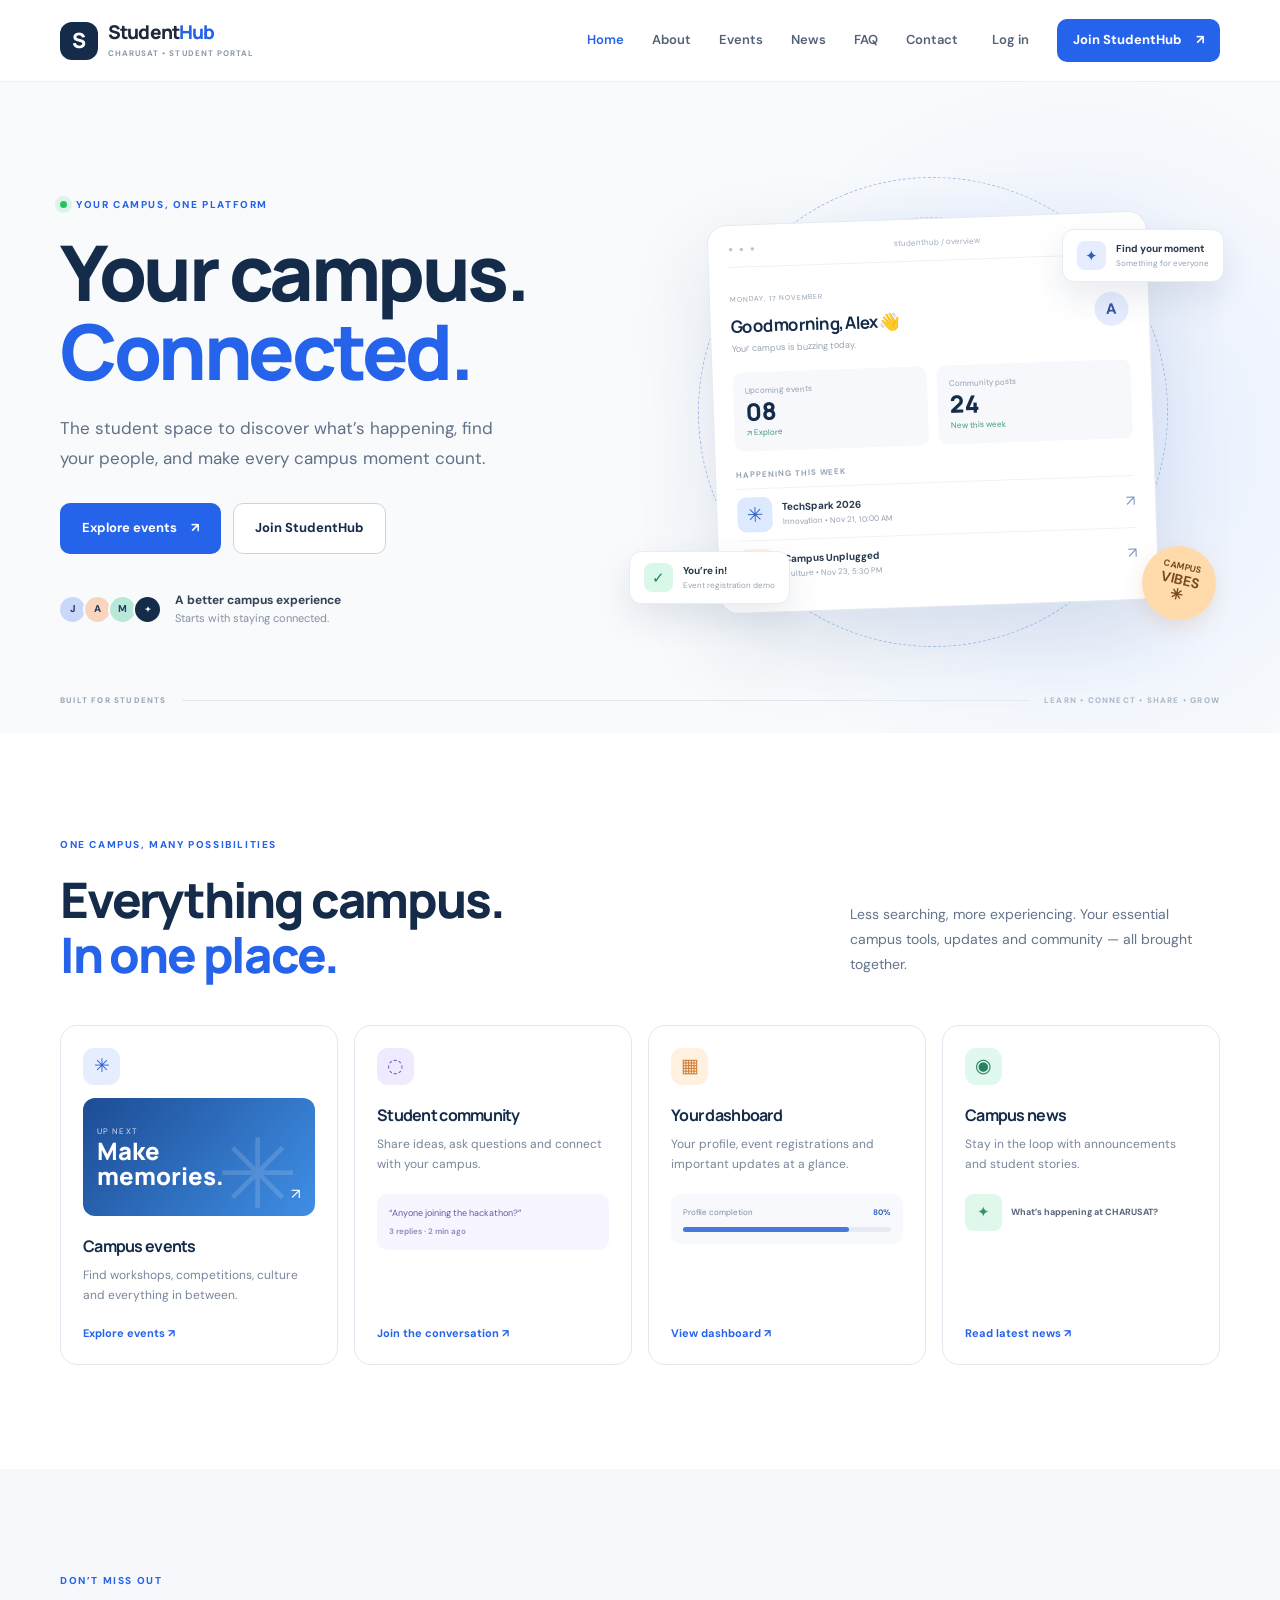
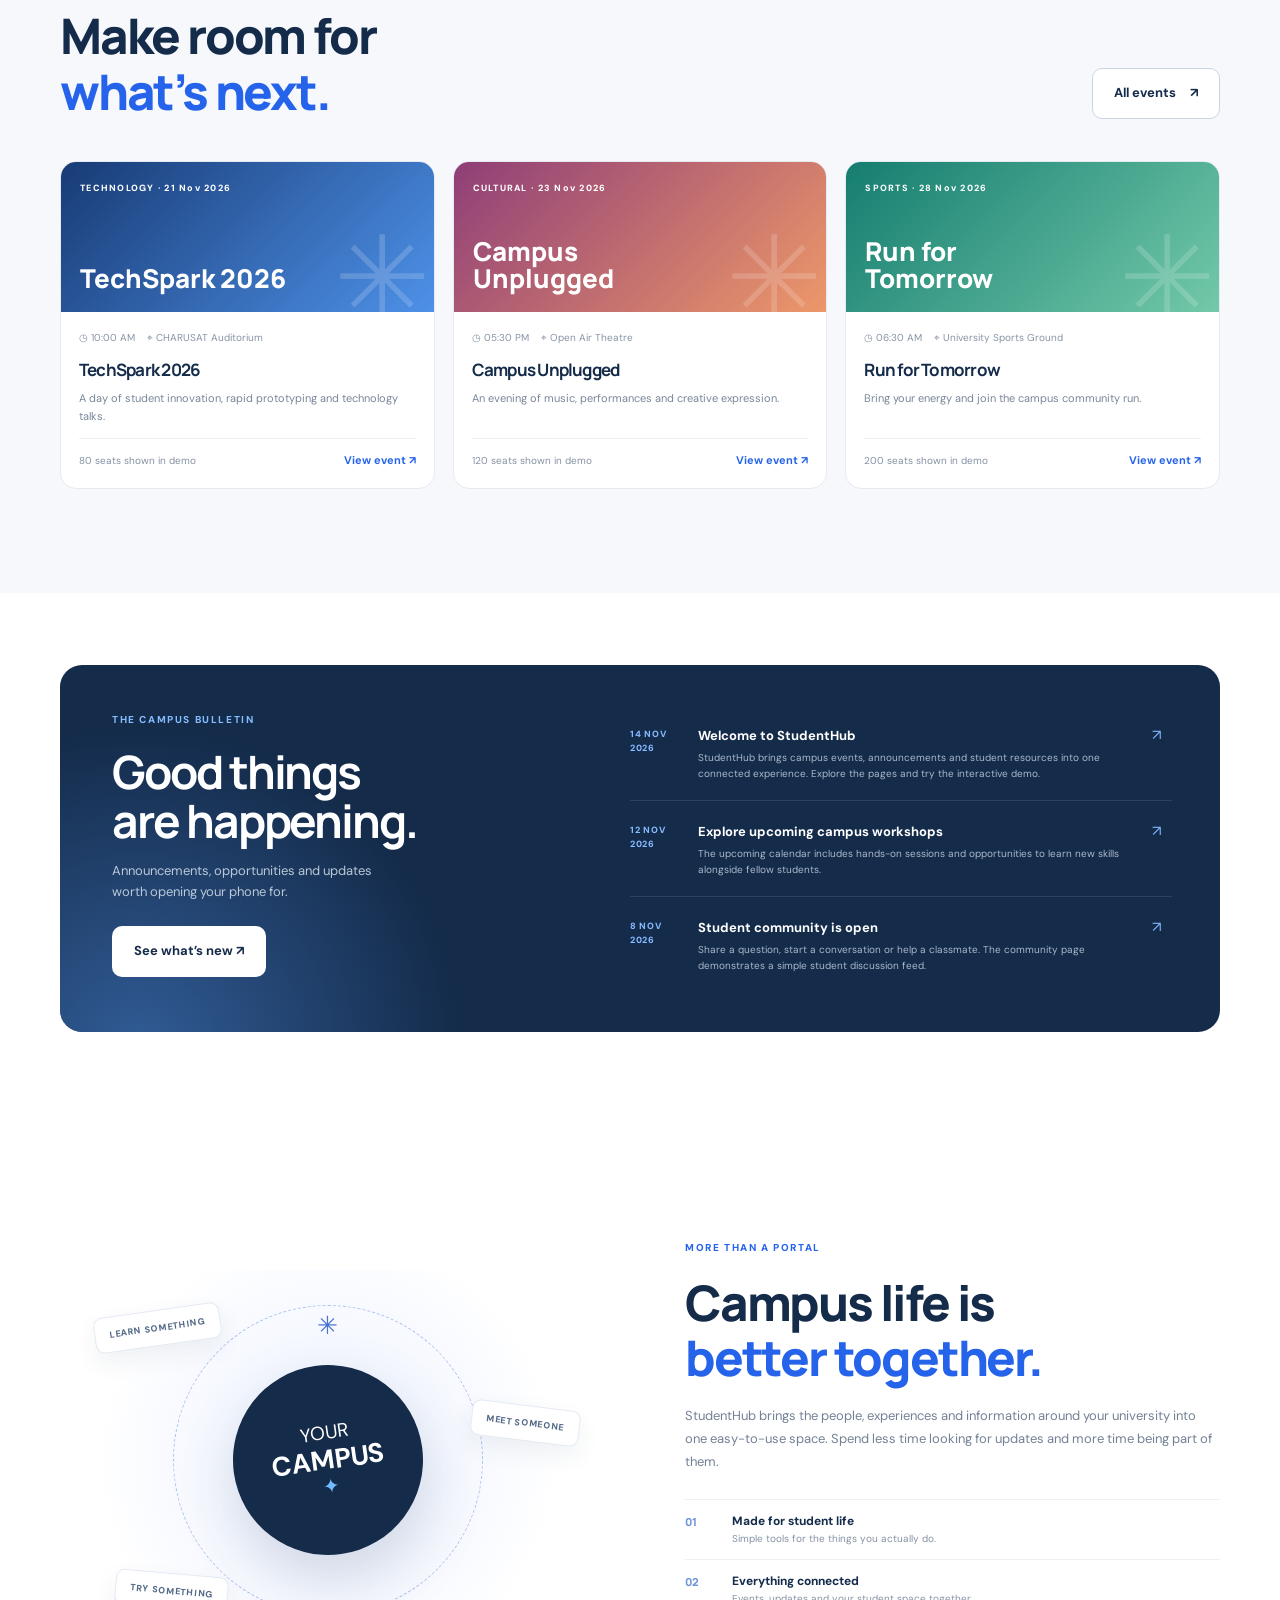
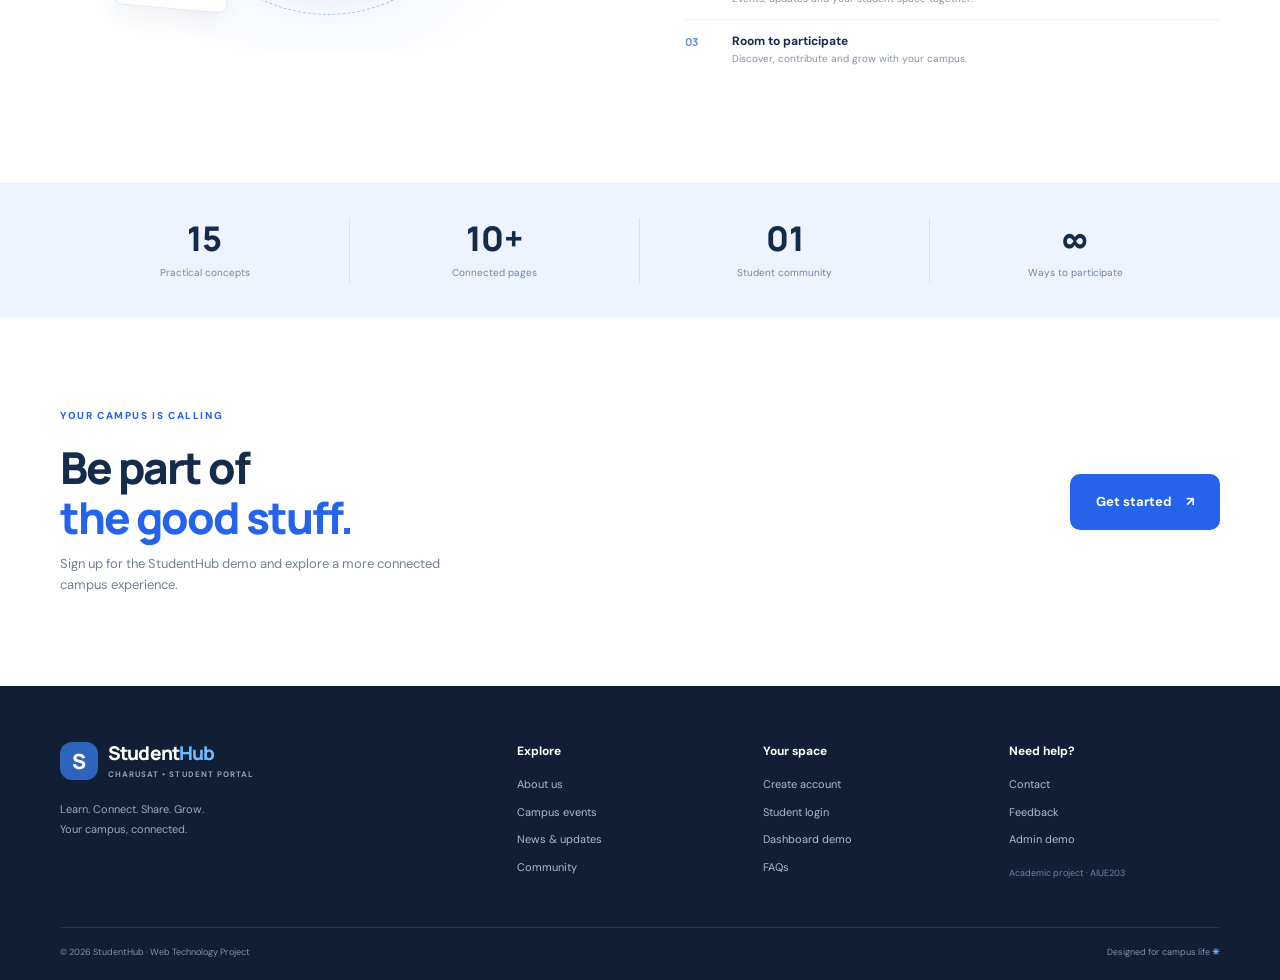
<file: index.html>
<!doctype html>
<html lang="en">
<head>
<meta charset="utf-8"><meta name="viewport" content="width=device-width,initial-scale=1">
<meta name="description" content="StudentHub — your campus, connected. Discover events, updates and student resources.">
<meta name="theme-color" content="#142b4a"><title>StudentHub | Your Campus, Connected</title>
<link rel="preconnect" href="https://fonts.googleapis.com"><link rel="preconnect" href="https://fonts.gstatic.com" crossorigin><link href="https://fonts.googleapis.com/css2?family=DM+Sans:wght@400;500;600;700&family=Manrope:wght@400;500;600;700;800&display=swap" rel="stylesheet"><link rel="stylesheet" href="assets/css/style.css">
</head><body>
<a class="skip-link" href="#main">Skip to content</a>
<header class="site-header"><div class="container nav-wrap"><a class="brand" href="index.html"><span class="brand-mark">S</span><span>Student<span class="brand-accent">Hub</span><small>CHARUSAT • STUDENT PORTAL</small></span></a><button class="menu-toggle" aria-label="Open navigation" aria-expanded="false">☰</button><nav class="main-nav" aria-label="Main navigation"><a class="active" href="index.html">Home</a><a href="about.html">About</a><a href="events.html">Events</a><a href="news.html">News</a><a href="faq.html">FAQ</a><a href="contact.html">Contact</a><a class="nav-login" href="login.html">Log in</a><a class="btn btn-primary btn-small" href="register.html">Join StudentHub <span>↗</span></a></nav></div></header>
<main id="main">
<section class="hero"><div class="container hero-grid"><div class="hero-copy"><div class="eyebrow"><span class="pulse-dot"></span> YOUR CAMPUS, ONE PLATFORM</div><h1>Your campus.<br><span>Connected.</span></h1><p class="hero-lead">The student space to discover what’s happening, find your people, and make every campus moment count.</p><div class="hero-actions"><a class="btn btn-primary" href="events.html">Explore events <span>↗</span></a><a class="btn btn-outline" href="register.html">Join StudentHub</a></div><div class="hero-proof"><div class="avatar-stack"><span>J</span><span>A</span><span>M</span><span>+</span></div><span><strong>A better campus experience</strong><br>Starts with staying connected.</span></div></div><div class="hero-visual"><div class="visual-glow"></div><div class="visual-orbit orbit-one"></div><div class="visual-orbit orbit-two"></div><div class="dashboard-mock"><div class="mock-top"><span class="mock-dots">● ● ●</span><span>studenthub / overview</span><span>•••</span></div><div class="mock-welcome"><div><small>MONDAY, 17 NOVEMBER</small><h3>Good morning, Alex 👋</h3><p>Your campus is buzzing today.</p></div><div class="mock-profile">A</div></div><div class="mock-stats"><div><span>Upcoming events</span><strong>08</strong><i>↗ Explore</i></div><div><span>Community posts</span><strong>24</strong><i>New this week</i></div></div><div class="mock-event-label">HAPPENING THIS WEEK</div><div class="mock-event"><div class="event-art art-blue">✳</div><div><b>TechSpark 2026</b><small>Innovation • Nov 21, 10:00 AM</small></div><span class="event-arrow">↗</span></div><div class="mock-event"><div class="event-art art-orange">♫</div><div><b>Campus Unplugged</b><small>Culture • Nov 23, 5:30 PM</small></div><span class="event-arrow">↗</span></div></div><div class="float-card float-top"><span class="float-icon">✦</span><div><b>Find your moment</b><small>Something for everyone</small></div></div><div class="float-card float-bottom"><span class="float-icon green">✓</span><div><b>You’re in!</b><small>Event registration demo</small></div></div><div class="hero-sticker">CAMPUS<br><b>VIBES</b><span>✳</span></div></div></div><div class="hero-bottom container"><span>BUILT FOR STUDENTS</span><div class="hero-bottom-line"></div><span>LEARN • CONNECT • SHARE • GROW</span></div></section>
<section class="section container"><div class="section-heading"><div><div class="eyebrow">ONE CAMPUS, MANY POSSIBILITIES</div><h2>Everything campus.<br><span>In one place.</span></h2></div><p>Less searching, more experiencing. Your essential campus tools, updates and community — all brought together.</p></div><div class="feature-grid"><a class="feature-card feature-tall" href="events.html"><div class="feature-icon blue">✳</div><div class="feature-art art-events"><span>UP NEXT</span><b>Make<br>memories.</b><i>↗</i></div><h3>Campus events</h3><p>Find workshops, competitions, culture and everything in between.</p><span class="text-link">Explore events ↗</span></a><a class="feature-card" href="discussion.html"><div class="feature-icon violet">◌</div><h3>Student community</h3><p>Share ideas, ask questions and connect with your campus.</p><div class="mini-chat"><span>“Anyone joining the hackathon?”</span><b>3 replies · 2 min ago</b></div><span class="text-link">Join the conversation ↗</span></a><a class="feature-card" href="dashboard.html"><div class="feature-icon orange">▦</div><h3>Your dashboard</h3><p>Your profile, event registrations and important updates at a glance.</p><div class="mini-progress"><span>Profile completion</span><b>80%</b><i><em></em></i></div><span class="text-link">View dashboard ↗</span></a><a class="feature-card" href="news.html"><div class="feature-icon green">◉</div><h3>Campus news</h3><p>Stay in the loop with announcements and student stories.</p><div class="mini-news"><span class="news-thumb">✦</span><b>What’s happening at CHARUSAT?</b></div><span class="text-link">Read latest news ↗</span></a></div></section>
<section class="section section-soft"><div class="container"><div class="section-heading"><div><div class="eyebrow">DON’T MISS OUT</div><h2>Make room for<br><span>what’s next.</span></h2></div><a class="btn btn-outline" href="events.html">All events <span>↗</span></a></div><div class="event-preview-grid" id="home-events"><div class="skeleton-card">Loading events…</div></div></div></section>
<section class="section container announcement-section"><div class="announcement-panel"><div class="announcement-copy"><div class="eyebrow light-eyebrow">THE CAMPUS BULLETIN</div><h2>Good things<br>are happening.</h2><p>Announcements, opportunities and updates worth opening your phone for.</p><a href="news.html" class="btn btn-light">See what’s new ↗</a></div><div class="announcement-list" id="home-news"><article><span class="announcement-date">NOV 14</span><div><b>Welcome to StudentHub</b><p>Your campus connection starts here.</p></div><span>↗</span></article><article><span class="announcement-date">NOV 12</span><div><b>Explore upcoming workshops</b><p>Learn something new with your community.</p></div><span>↗</span></article><article><span class="announcement-date">NOV 08</span><div><b>Student community is open</b><p>Share your ideas and meet fellow students.</p></div><span>↗</span></article></div></div></section>
<section class="section container why-section"><div class="why-visual"><div class="why-orbit">✳</div><div class="why-note note-one">LEARN SOMETHING</div><div class="why-note note-two">MEET SOMEONE</div><div class="why-note note-three">TRY SOMETHING</div><div class="why-core">YOUR<br><b>CAMPUS</b><span>✦</span></div></div><div class="why-copy"><div class="eyebrow">MORE THAN A PORTAL</div><h2>Campus life is<br><span>better together.</span></h2><p>StudentHub brings the people, experiences and information around your university into one easy-to-use space. Spend less time looking for updates and more time being part of them.</p><div class="why-points"><div><span>01</span><b>Made for student life</b><small>Simple tools for the things you actually do.</small></div><div><span>02</span><b>Everything connected</b><small>Events, updates and your student space together.</small></div><div><span>03</span><b>Room to participate</b><small>Discover, contribute and grow with your campus.</small></div></div></div></section>
<section class="stats-strip"><div class="container stats-grid"><div><strong>15</strong><span>Practical concepts</span></div><div><strong>10+</strong><span>Connected pages</span></div><div><strong>01</strong><span>Student community</span></div><div><strong>∞</strong><span>Ways to participate</span></div></div></section>
<section class="section container cta-section"><div><div class="eyebrow">YOUR CAMPUS IS CALLING</div><h2>Be part of<br><span>the good stuff.</span></h2><p>Sign up for the StudentHub demo and explore a more connected campus experience.</p></div><a class="btn btn-primary btn-large" href="register.html">Get started <span>↗</span></a></section>
</main>
<footer class="site-footer"><div class="container footer-main"><div class="footer-brand"><a class="brand brand-light" href="index.html"><span class="brand-mark">S</span><span>Student<span class="brand-accent">Hub</span><small>CHARUSAT • STUDENT PORTAL</small></span></a><p>Learn. Connect. Share. Grow.<br>Your campus, connected.</p></div><div class="footer-col"><b>Explore</b><a href="about.html">About us</a><a href="events.html">Campus events</a><a href="news.html">News & updates</a><a href="discussion.html">Community</a></div><div class="footer-col"><b>Your space</b><a href="register.html">Create account</a><a href="login.html">Student login</a><a href="dashboard.html">Dashboard demo</a><a href="faq.html">FAQs</a></div><div class="footer-col"><b>Need help?</b><a href="contact.html">Contact</a><a href="feedback.html">Feedback</a><a href="admin-login.html">Admin demo</a><span class="footer-note">Academic project · AIUE203</span></div></div><div class="container footer-bottom"><span>© 2026 StudentHub · Web Technology Project</span><span>Designed for campus life <b>✳</b></span></div></footer>
<div class="toast-region" aria-live="polite" aria-atomic="true"></div><script src="assets/js/data.js"></script><script src="assets/js/main.js"></script>
</body></html>
</file>
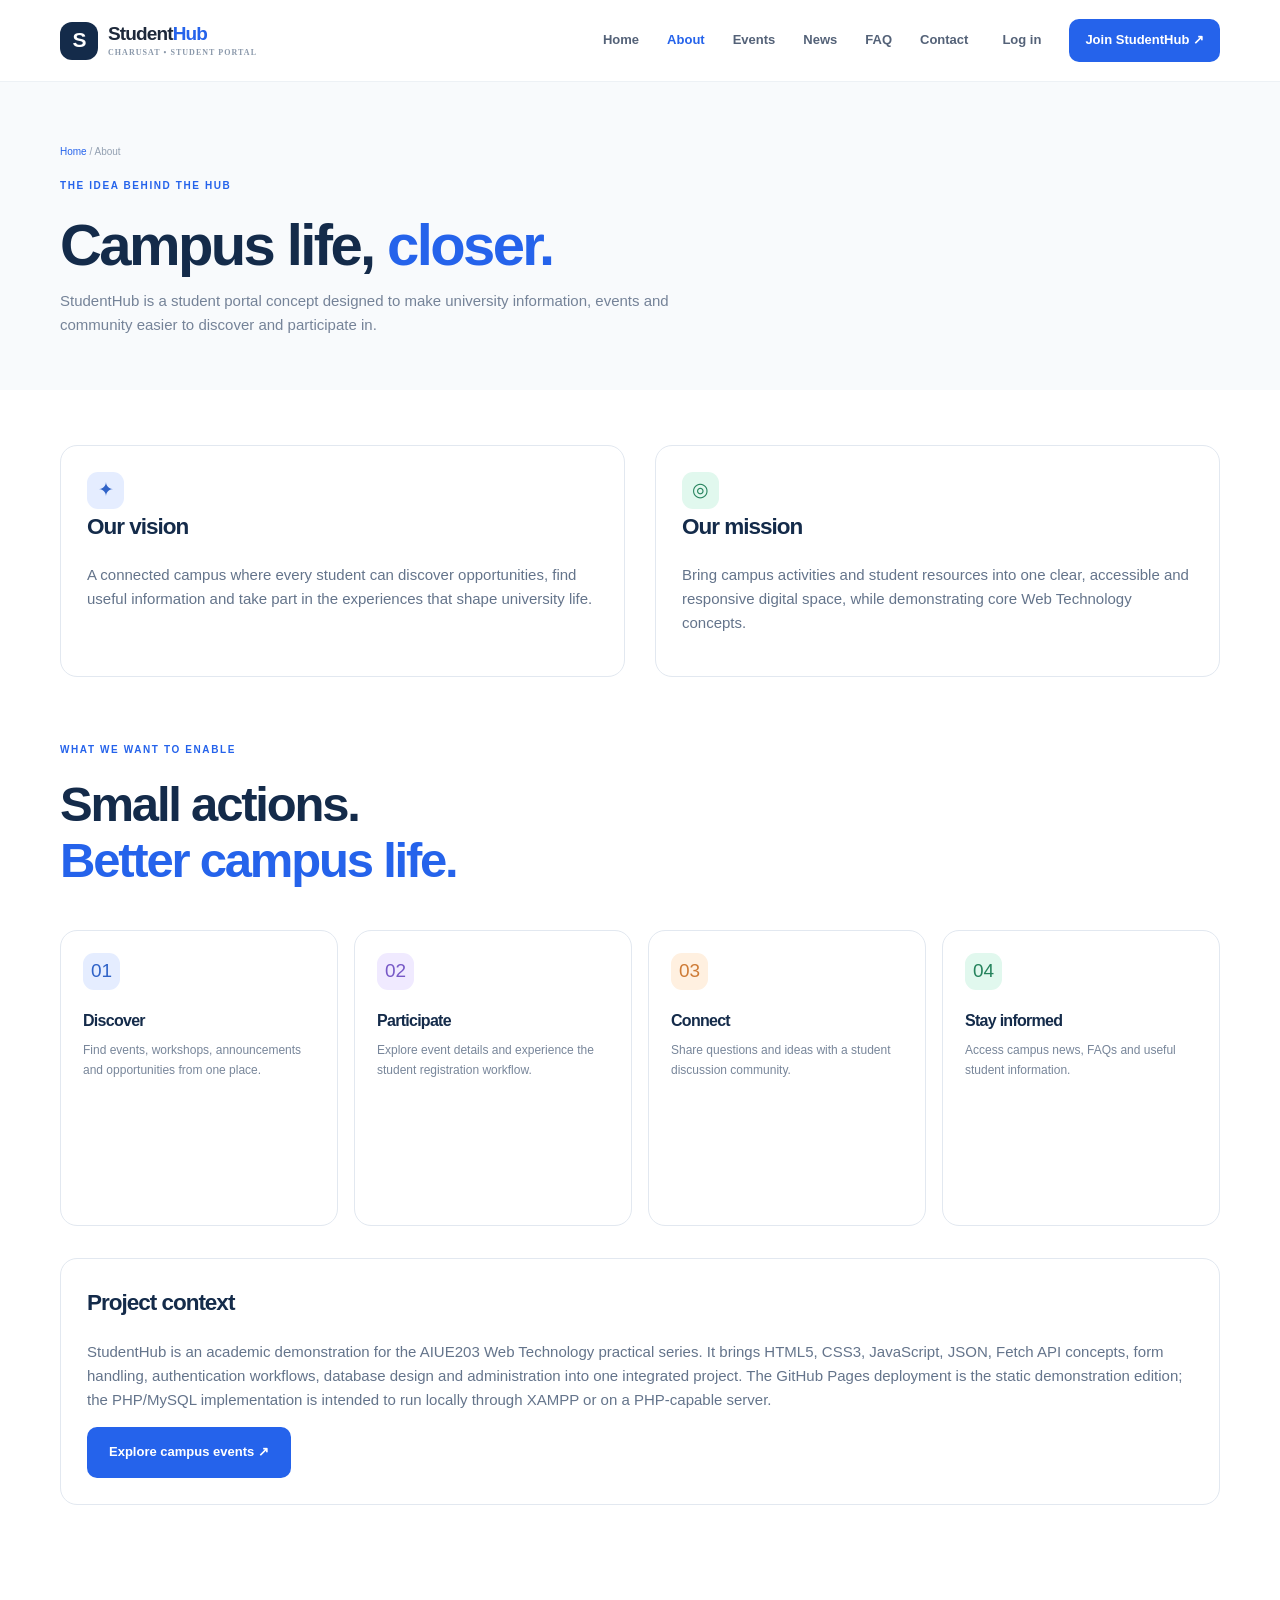
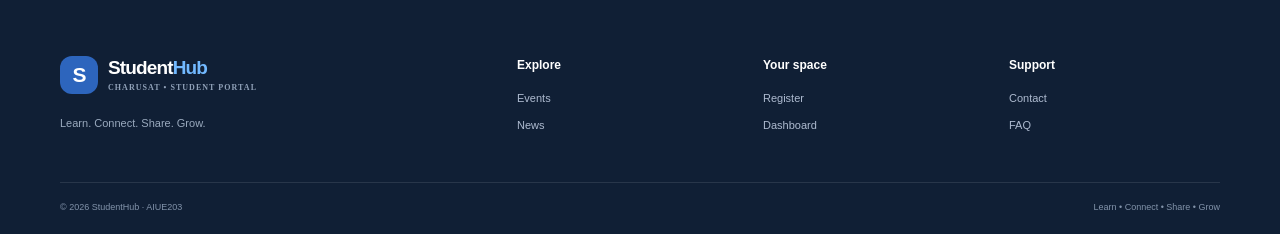
<file: about.html>
<!doctype html><html lang="en"><head><meta charset="utf-8"><meta name="viewport" content="width=device-width,initial-scale=1"><title>About | StudentHub</title><link rel="stylesheet" href="assets/css/style.css"></head><body><a class="skip-link" href="#main">Skip to content</a><header class="site-header"><div class="container nav-wrap"><a class="brand" href="index.html"><span class="brand-mark">S</span><span>Student<span class="brand-accent">Hub</span><small>CHARUSAT • STUDENT PORTAL</small></span></a><button class="menu-toggle" aria-label="Open navigation" aria-expanded="false">☰</button><nav class="main-nav"><a href="index.html">Home</a><a class="active" href="about.html">About</a><a href="events.html">Events</a><a href="news.html">News</a><a href="faq.html">FAQ</a><a href="contact.html">Contact</a><a class="nav-login" href="login.html">Log in</a><a class="btn btn-primary btn-small" href="register.html">Join StudentHub ↗</a></nav></div></header><main id="main"><section class="page-hero"><div class="container"><div class="breadcrumbs"><a href="index.html">Home</a> / About</div><div class="eyebrow">THE IDEA BEHIND THE HUB</div><h1>Campus life, <span style="color:#2563eb">closer.</span></h1><p>StudentHub is a student portal concept designed to make university information, events and community easier to discover and participate in.</p></div></section><section class="page-content container"><div class="content-grid"><article class="panel"><div class="feature-icon blue">✦</div><h2>Our vision</h2><p class="muted">A connected campus where every student can discover opportunities, find useful information and take part in the experiences that shape university life.</p></article><article class="panel"><div class="feature-icon green">◎</div><h2>Our mission</h2><p class="muted">Bring campus activities and student resources into one clear, accessible and responsive digital space, while demonstrating core Web Technology concepts.</p></article></div><div class="section-heading" style="margin-top:65px"><div><div class="eyebrow">WHAT WE WANT TO ENABLE</div><h2>Small actions.<br><span>Better campus life.</span></h2></div></div><div class="feature-grid"><article class="feature-card"><div class="feature-icon blue">01</div><h3>Discover</h3><p>Find events, workshops, announcements and opportunities from one place.</p></article><article class="feature-card"><div class="feature-icon violet">02</div><h3>Participate</h3><p>Explore event details and experience the student registration workflow.</p></article><article class="feature-card"><div class="feature-icon orange">03</div><h3>Connect</h3><p>Share questions and ideas with a student discussion community.</p></article><article class="feature-card"><div class="feature-icon green">04</div><h3>Stay informed</h3><p>Access campus news, FAQs and useful student information.</p></article></div><div class="panel" style="margin-top:32px"><h2>Project context</h2><p class="muted">StudentHub is an academic demonstration for the AIUE203 Web Technology practical series. It brings HTML5, CSS3, JavaScript, JSON, Fetch API concepts, form handling, authentication workflows, database design and administration into one integrated project. The GitHub Pages deployment is the static demonstration edition; the PHP/MySQL implementation is intended to run locally through XAMPP or on a PHP-capable server.</p><a class="btn btn-primary" href="events.html">Explore campus events ↗</a></div></section></main><footer class="site-footer"><div class="container footer-main"><div class="footer-brand"><a class="brand brand-light" href="index.html"><span class="brand-mark">S</span><span>Student<span class="brand-accent">Hub</span><small>CHARUSAT • STUDENT PORTAL</small></span></a><p>Learn. Connect. Share. Grow.</p></div><div class="footer-col"><b>Explore</b><a href="events.html">Events</a><a href="news.html">News</a></div><div class="footer-col"><b>Your space</b><a href="register.html">Register</a><a href="dashboard.html">Dashboard</a></div><div class="footer-col"><b>Support</b><a href="contact.html">Contact</a><a href="faq.html">FAQ</a></div></div><div class="container footer-bottom"><span>© 2026 StudentHub · AIUE203</span><span>Learn • Connect • Share • Grow</span></div></footer><div class="toast-region" aria-live="polite"></div><script src="assets/js/data.js"></script><script src="assets/js/main.js"></script></body></html>
</file>
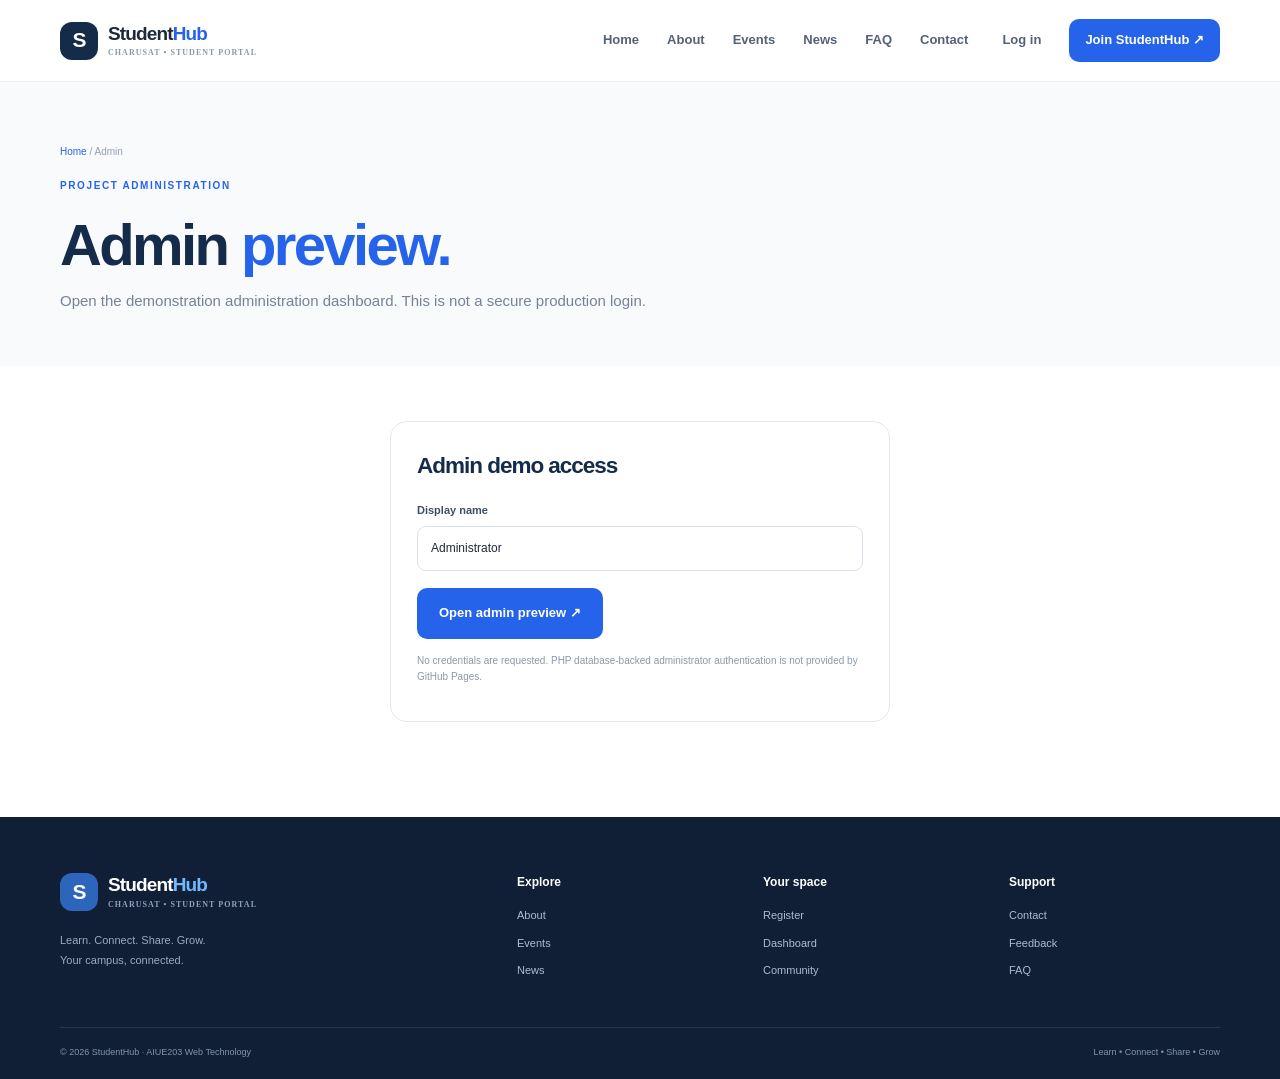
<file: admin-login.html>
<!doctype html><html lang="en"><head><meta charset="utf-8"><meta name="viewport" content="width=device-width,initial-scale=1"><meta name="description" content="Administrator demo access"><title>Administrator demo access | StudentHub</title><link rel="stylesheet" href="assets/css/style.css"></head><body><a class="skip-link" href="#main">Skip to content</a><header class="site-header"><div class="container nav-wrap"><a class="brand" href="index.html"><span class="brand-mark">S</span><span>Student<span class="brand-accent">Hub</span><small>CHARUSAT • STUDENT PORTAL</small></span></a><button class="menu-toggle" aria-label="Open navigation" aria-expanded="false">☰</button><nav class="main-nav"><a href="index.html">Home</a><a href="about.html">About</a><a href="events.html">Events</a><a href="news.html">News</a><a href="faq.html">FAQ</a><a href="contact.html">Contact</a><a class="nav-login" href="login.html">Log in</a><a class="btn btn-primary btn-small" href="register.html">Join StudentHub ↗</a></nav></div></header><main id="main"><section class="page-hero"><div class="container"><div class="breadcrumbs"><a href="index.html">Home</a> / Admin</div><div class="eyebrow">PROJECT ADMINISTRATION</div><h1>Admin <span style="color:#2563eb">preview.</span></h1><p>Open the demonstration administration dashboard. This is not a secure production login.</p></div></section><section class="page-content container"><form class="panel" id="admin-login-form" style="max-width:500px;margin:auto"><h2>Admin demo access</h2><div class="field"><label for="admin-name">Display name</label><input id="admin-name" value="Administrator" disabled></div><button class="btn btn-primary form-submit" type="submit">Open admin preview ↗</button><p class="helper" style="margin-top:14px">No credentials are requested. PHP database-backed administrator authentication is not provided by GitHub Pages.</p></form></section></main><footer class="site-footer"><div class="container footer-main"><div class="footer-brand"><a class="brand brand-light" href="index.html"><span class="brand-mark">S</span><span>Student<span class="brand-accent">Hub</span><small>CHARUSAT • STUDENT PORTAL</small></span></a><p>Learn. Connect. Share. Grow.<br>Your campus, connected.</p></div><div class="footer-col"><b>Explore</b><a href="about.html">About</a><a href="events.html">Events</a><a href="news.html">News</a></div><div class="footer-col"><b>Your space</b><a href="register.html">Register</a><a href="dashboard.html">Dashboard</a><a href="discussion.html">Community</a></div><div class="footer-col"><b>Support</b><a href="contact.html">Contact</a><a href="feedback.html">Feedback</a><a href="faq.html">FAQ</a></div></div><div class="container footer-bottom"><span>© 2026 StudentHub · AIUE203 Web Technology</span><span>Learn • Connect • Share • Grow</span></div></footer><div class="toast-region" aria-live="polite" aria-atomic="true"></div><script src="assets/js/data.js"></script><script src="assets/js/main.js"></script></body></html>
</file>
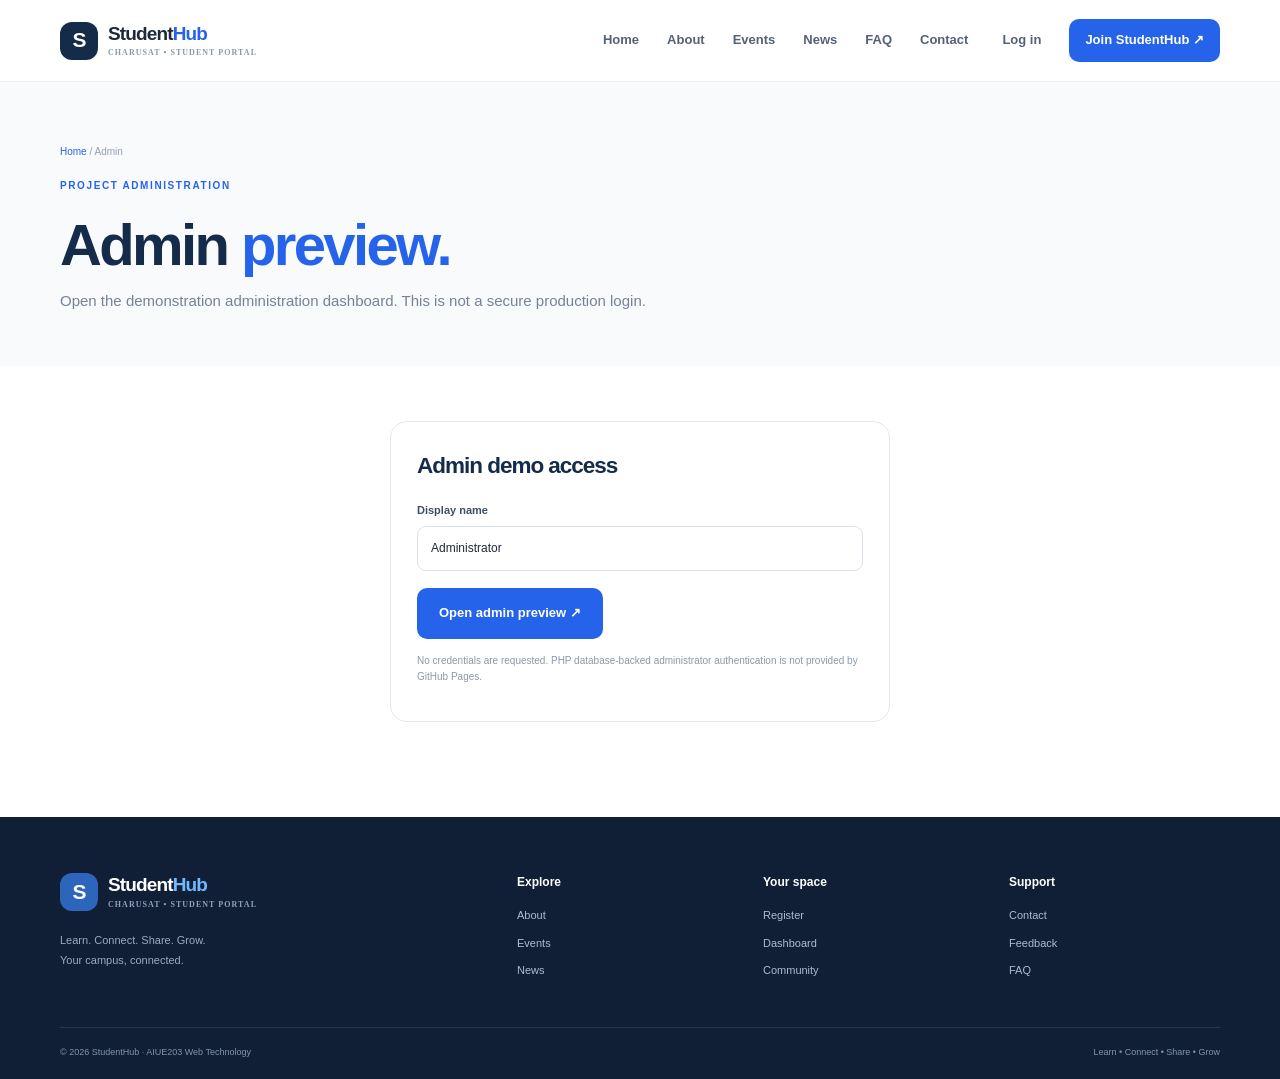
<file: admin.html>
<!doctype html><html lang="en"><head><meta charset="utf-8"><meta name="viewport" content="width=device-width,initial-scale=1"><meta name="description" content="Admin dashboard"><title>Admin dashboard | StudentHub</title><link rel="stylesheet" href="assets/css/style.css"></head><body><a class="skip-link" href="#main">Skip to content</a><header class="site-header"><div class="container nav-wrap"><a class="brand" href="index.html"><span class="brand-mark">S</span><span>Student<span class="brand-accent">Hub</span><small>CHARUSAT • STUDENT PORTAL</small></span></a><button class="menu-toggle" aria-label="Open navigation" aria-expanded="false">☰</button><nav class="main-nav"><a href="index.html">Home</a><a href="about.html">About</a><a href="events.html">Events</a><a href="news.html">News</a><a href="faq.html">FAQ</a><a href="contact.html">Contact</a><a class="nav-login" href="login.html">Log in</a><a class="btn btn-primary btn-small" href="register.html">Join StudentHub ↗</a></nav></div></header><main id="main"><section class="page-hero"><div class="container"><div class="breadcrumbs"><a href="index.html">Home</a> / Admin dashboard</div><div class="eyebrow">ADMINISTRATION PREVIEW</div><h1>Campus overview<span style="color:#2563eb">.</span></h1><p>Sample metrics and student accounts created in this browser demo.</p></div></section><section class="page-content container"><div class="stat-cards"><div class="stat-card"><span>Demo students</span><strong id="admin-students">0</strong></div><div class="stat-card"><span>Sample events</span><strong id="admin-events">6</strong></div><div class="stat-card"><span>Event registrations</span><strong id="admin-registrations">0</strong></div><div class="stat-card"><span>Feedback entries</span><strong id="admin-feedback">0</strong></div></div><div class="panel" style="margin-top:24px"><div class="section-heading" style="margin-bottom:15px"><div><h2 style="font-size:25px">Student records</h2><p>Records in the current browser only.</p></div><button id="admin-logout" class="btn btn-outline">Exit admin preview</button></div><div style="overflow:auto"><table style="width:100%;border-collapse:collapse;text-align:left;font-size:11px"><thead><tr><th style="padding:12px;border-bottom:1px solid #ddd">Name</th><th style="padding:12px;border-bottom:1px solid #ddd">Student ID</th><th style="padding:12px;border-bottom:1px solid #ddd">Email</th><th style="padding:12px;border-bottom:1px solid #ddd">Course</th><th style="padding:12px;border-bottom:1px solid #ddd">Status</th></tr></thead><tbody id="admin-student-list"></tbody></table></div></div><p class="helper" style="margin-top:15px">Server-backed student/event CRUD, access controls, audit logs, uploads and SQL data are documented for the XAMPP edition, not simulated as secure here.</p></section></main><footer class="site-footer"><div class="container footer-main"><div class="footer-brand"><a class="brand brand-light" href="index.html"><span class="brand-mark">S</span><span>Student<span class="brand-accent">Hub</span><small>CHARUSAT • STUDENT PORTAL</small></span></a><p>Learn. Connect. Share. Grow.<br>Your campus, connected.</p></div><div class="footer-col"><b>Explore</b><a href="about.html">About</a><a href="events.html">Events</a><a href="news.html">News</a></div><div class="footer-col"><b>Your space</b><a href="register.html">Register</a><a href="dashboard.html">Dashboard</a><a href="discussion.html">Community</a></div><div class="footer-col"><b>Support</b><a href="contact.html">Contact</a><a href="feedback.html">Feedback</a><a href="faq.html">FAQ</a></div></div><div class="container footer-bottom"><span>© 2026 StudentHub · AIUE203 Web Technology</span><span>Learn • Connect • Share • Grow</span></div></footer><div class="toast-region" aria-live="polite" aria-atomic="true"></div><script src="assets/js/data.js"></script><script src="assets/js/main.js"></script></body></html>
</file>
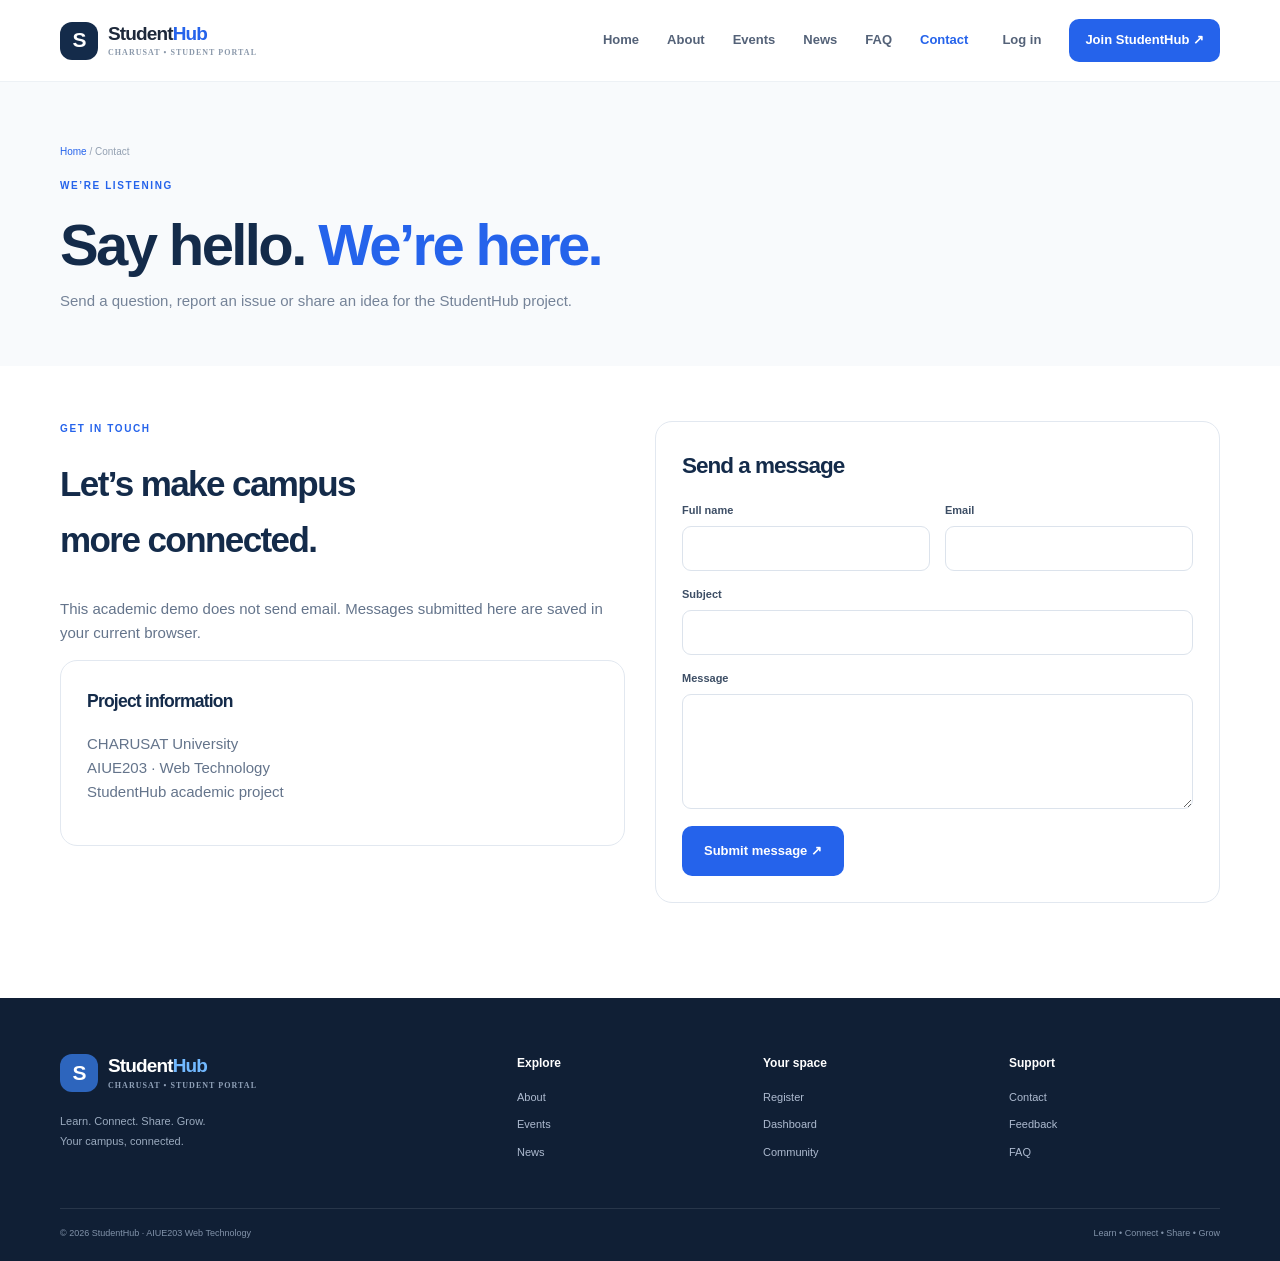
<file: contact.html>
<!doctype html><html lang="en"><head><meta charset="utf-8"><meta name="viewport" content="width=device-width,initial-scale=1"><meta name="description" content="Contact | StudentHub"><title>Contact | StudentHub | StudentHub</title><link rel="stylesheet" href="assets/css/style.css"></head><body><a class="skip-link" href="#main">Skip to content</a><header class="site-header"><div class="container nav-wrap"><a class="brand" href="index.html"><span class="brand-mark">S</span><span>Student<span class="brand-accent">Hub</span><small>CHARUSAT • STUDENT PORTAL</small></span></a><button class="menu-toggle" aria-label="Open navigation" aria-expanded="false">☰</button><nav class="main-nav"><a href="index.html">Home</a><a href="about.html">About</a><a href="events.html">Events</a><a href="news.html">News</a><a href="faq.html">FAQ</a><a href="contact.html">Contact</a><a class="nav-login" href="login.html">Log in</a><a class="btn btn-primary btn-small" href="register.html">Join StudentHub ↗</a></nav></div></header><main id="main"><section class="page-hero"><div class="container"><div class="breadcrumbs"><a href="index.html">Home</a> / Contact</div><div class="eyebrow">WE’RE LISTENING</div><h1>Say hello. <span style="color:#2563eb">We’re here.</span></h1><p>Send a question, report an issue or share an idea for the StudentHub project.</p></div></section><section class="page-content container"><div class="content-grid"><div><div class="eyebrow">GET IN TOUCH</div><h2 style="font-size:35px;color:#142b4a">Let’s make campus<br>more connected.</h2><p class="muted">This academic demo does not send email. Messages submitted here are saved in your current browser.</p><div class="panel"><h3>Project information</h3><p class="muted">CHARUSAT University<br>AIUE203 · Web Technology<br>StudentHub academic project</p></div></div><form class="panel" id="contact-form"><h2>Send a message</h2><div class="form-grid"><div class="field"><label for="contact-name">Full name</label><input required id="contact-name" name="name" autocomplete="name"></div><div class="field"><label for="contact-email">Email</label><input required id="contact-email" name="email" type="email" autocomplete="email"></div><div class="field full"><label for="contact-subject">Subject</label><input required id="contact-subject" name="subject"></div><div class="field full"><label for="contact-message">Message</label><textarea required id="contact-message" name="message"></textarea></div></div><button class="btn btn-primary form-submit" type="submit">Submit message ↗</button></form></div></section></main><footer class="site-footer"><div class="container footer-main"><div class="footer-brand"><a class="brand brand-light" href="index.html"><span class="brand-mark">S</span><span>Student<span class="brand-accent">Hub</span><small>CHARUSAT • STUDENT PORTAL</small></span></a><p>Learn. Connect. Share. Grow.<br>Your campus, connected.</p></div><div class="footer-col"><b>Explore</b><a href="about.html">About</a><a href="events.html">Events</a><a href="news.html">News</a></div><div class="footer-col"><b>Your space</b><a href="register.html">Register</a><a href="dashboard.html">Dashboard</a><a href="discussion.html">Community</a></div><div class="footer-col"><b>Support</b><a href="contact.html">Contact</a><a href="feedback.html">Feedback</a><a href="faq.html">FAQ</a></div></div><div class="container footer-bottom"><span>© 2026 StudentHub · AIUE203 Web Technology</span><span>Learn • Connect • Share • Grow</span></div></footer><div class="toast-region" aria-live="polite" aria-atomic="true"></div><script src="assets/js/data.js"></script><script src="assets/js/main.js"></script></body></html>
</file>
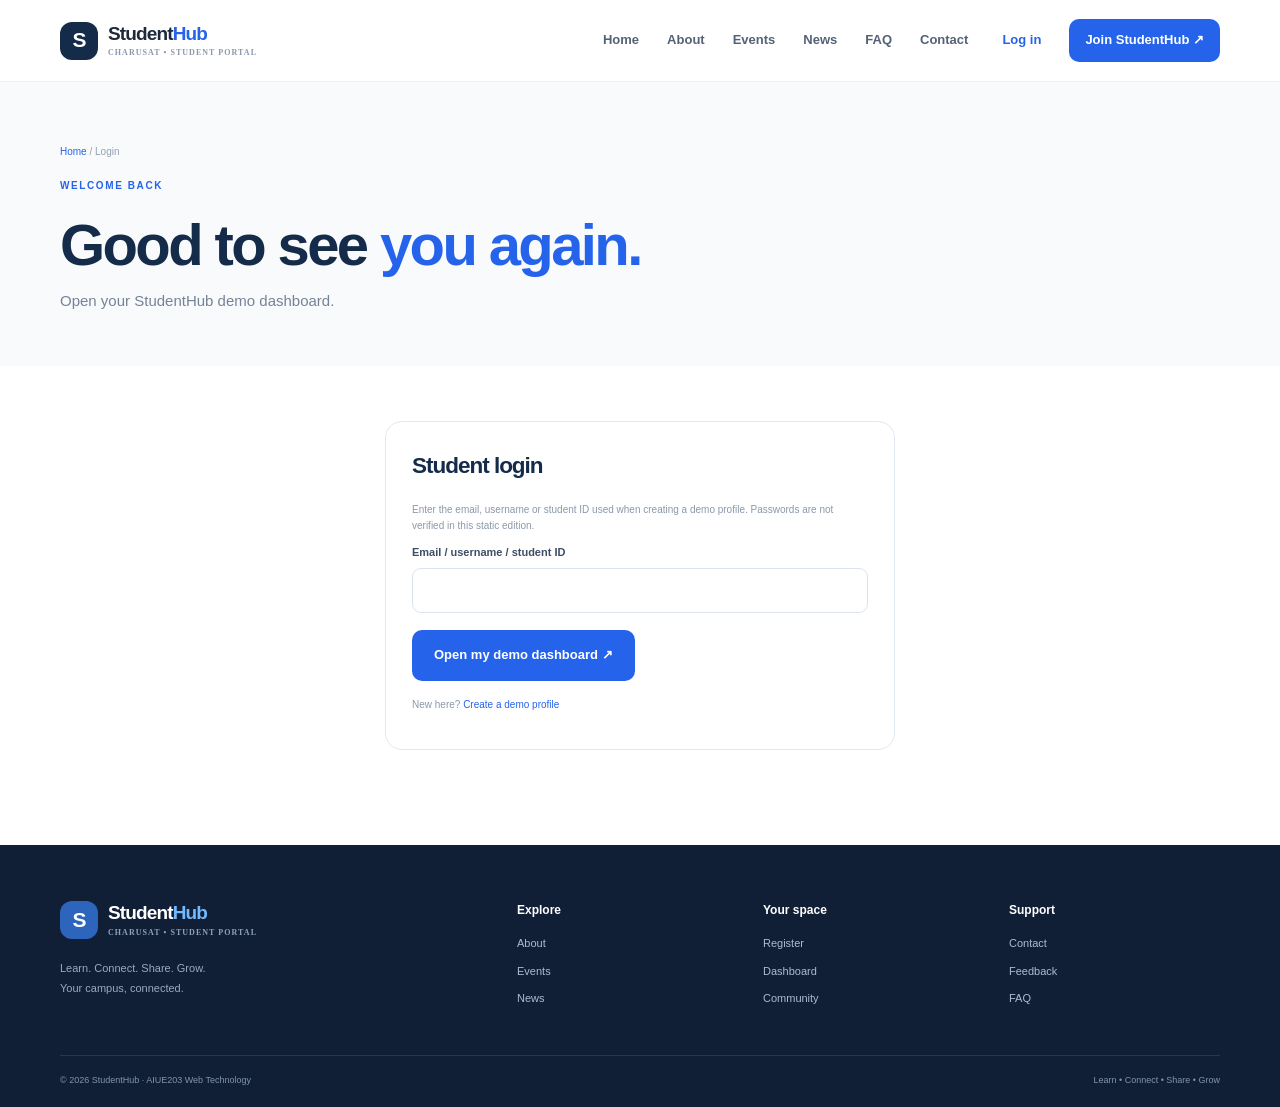
<file: dashboard.html>
<!doctype html><html lang="en"><head><meta charset="utf-8"><meta name="viewport" content="width=device-width,initial-scale=1"><meta name="description" content="Student dashboard"><title>Student dashboard | StudentHub</title><link rel="stylesheet" href="assets/css/style.css"></head><body><a class="skip-link" href="#main">Skip to content</a><header class="site-header"><div class="container nav-wrap"><a class="brand" href="index.html"><span class="brand-mark">S</span><span>Student<span class="brand-accent">Hub</span><small>CHARUSAT • STUDENT PORTAL</small></span></a><button class="menu-toggle" aria-label="Open navigation" aria-expanded="false">☰</button><nav class="main-nav"><a href="index.html">Home</a><a href="about.html">About</a><a href="events.html">Events</a><a href="news.html">News</a><a href="faq.html">FAQ</a><a href="contact.html">Contact</a><a class="nav-login" href="login.html">Log in</a><a class="btn btn-primary btn-small" href="register.html">Join StudentHub ↗</a></nav></div></header><main id="main"><section class="page-hero"><div class="container"><div class="breadcrumbs"><a href="index.html">Home</a> / Dashboard</div><div class="eyebrow">YOUR STUDENT SPACE</div><h1>Welcome, <span id="welcome-name" style="color:#2563eb">student</span>.</h1><p>Your campus activity and student information at a glance.</p></div></section><section class="page-content container"><div class="content-grid"><div class="panel"><div class="profile-head"><div class="profile-avatar">S</div><div class="profile-info"><h2 id="welcome-name">Student</h2><p>Student profile · browser demo</p></div></div><div class="data-list"><div><span>Student ID</span><b id="student-id">—</b></div><div><span>Course</span><b id="student-course">—</b></div><div><span>Academic year</span><b id="student-year">—</b></div><div><span>Mode</span><b>Local demo profile</b></div></div><div style="display:flex;gap:10px;flex-wrap:wrap;margin-top:18px"><a class="btn btn-primary" href="profile.html">Edit profile</a><a class="btn btn-outline" href="events.html">Explore events</a><button id="logout-button" class="btn btn-outline" type="button">Log out</button></div></div><div><div class="stat-cards"><div class="stat-card"><span>Available events</span><strong>06</strong></div><div class="stat-card"><span>Your registrations</span><strong id="registration-count">0</strong></div><div class="stat-card"><span>Announcements</span><strong>03</strong></div></div><div class="panel" style="margin-top:17px"><h3>Upcoming campus life</h3><p class="muted">Explore events and register to see your activity here.</p><a href="events.html" class="text-link">Browse events ↗</a></div></div></div><div class="section-heading" style="margin-top:58px"><div><div class="eyebrow">YOUR CALENDAR</div><h2>Events you’re <span>joining.</span></h2></div></div><div id="registered-events"></div></section></main><footer class="site-footer"><div class="container footer-main"><div class="footer-brand"><a class="brand brand-light" href="index.html"><span class="brand-mark">S</span><span>Student<span class="brand-accent">Hub</span><small>CHARUSAT • STUDENT PORTAL</small></span></a><p>Learn. Connect. Share. Grow.<br>Your campus, connected.</p></div><div class="footer-col"><b>Explore</b><a href="about.html">About</a><a href="events.html">Events</a><a href="news.html">News</a></div><div class="footer-col"><b>Your space</b><a href="register.html">Register</a><a href="dashboard.html">Dashboard</a><a href="discussion.html">Community</a></div><div class="footer-col"><b>Support</b><a href="contact.html">Contact</a><a href="feedback.html">Feedback</a><a href="faq.html">FAQ</a></div></div><div class="container footer-bottom"><span>© 2026 StudentHub · AIUE203 Web Technology</span><span>Learn • Connect • Share • Grow</span></div></footer><div class="toast-region" aria-live="polite" aria-atomic="true"></div><script src="assets/js/data.js"></script><script src="assets/js/main.js"></script></body></html>
</file>
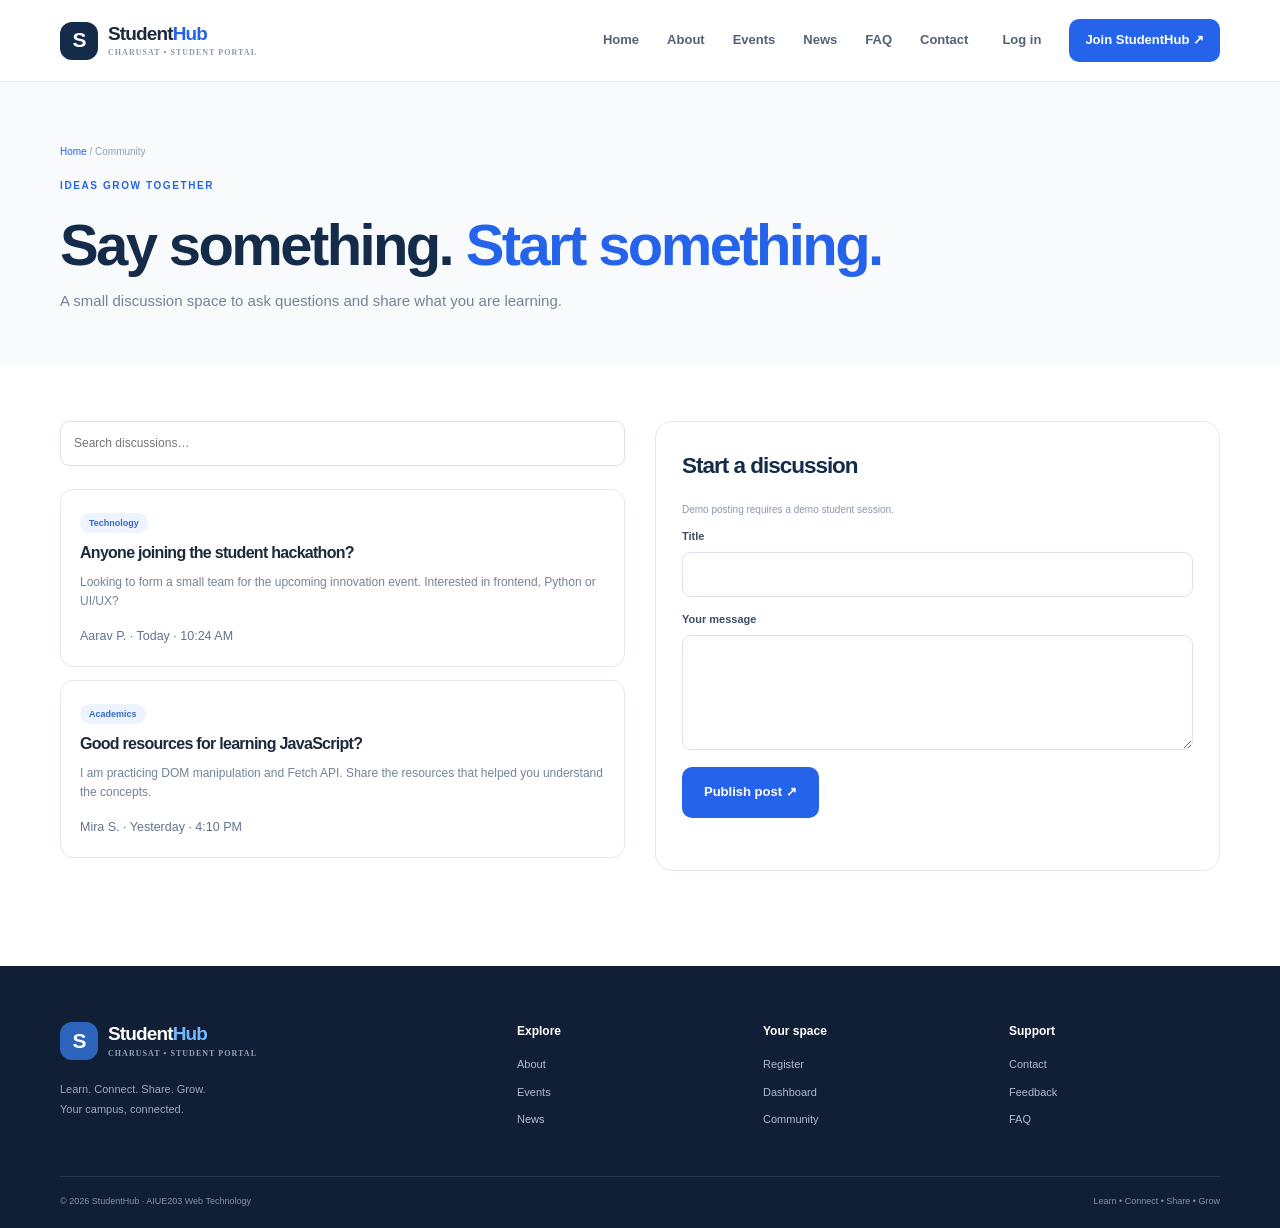
<file: discussion.html>
<!doctype html><html lang="en"><head><meta charset="utf-8"><meta name="viewport" content="width=device-width,initial-scale=1"><meta name="description" content="Student community | StudentHub"><title>Student community | StudentHub | StudentHub</title><link rel="stylesheet" href="assets/css/style.css"></head><body><a class="skip-link" href="#main">Skip to content</a><header class="site-header"><div class="container nav-wrap"><a class="brand" href="index.html"><span class="brand-mark">S</span><span>Student<span class="brand-accent">Hub</span><small>CHARUSAT • STUDENT PORTAL</small></span></a><button class="menu-toggle" aria-label="Open navigation" aria-expanded="false">☰</button><nav class="main-nav"><a href="index.html">Home</a><a href="about.html">About</a><a href="events.html">Events</a><a href="news.html">News</a><a href="faq.html">FAQ</a><a href="contact.html">Contact</a><a class="nav-login" href="login.html">Log in</a><a class="btn btn-primary btn-small" href="register.html">Join StudentHub ↗</a></nav></div></header><main id="main"><section class="page-hero"><div class="container"><div class="breadcrumbs"><a href="index.html">Home</a> / Community</div><div class="eyebrow">IDEAS GROW TOGETHER</div><h1>Say something. <span style="color:#2563eb">Start something.</span></h1><p>A small discussion space to ask questions and share what you are learning.</p></div></section><section class="page-content container"><div class="content-grid"><div><div class="toolbar"><input id="discussion-search" type="search" placeholder="Search discussions…" aria-label="Search discussions"></div><div id="discussion-list"></div></div><form class="panel" id="discussion-form"><h2>Start a discussion</h2><p class="helper">Demo posting requires a demo student session.</p><div class="field"><label for="discussion-title">Title</label><input required id="discussion-title" name="title" maxlength="100"></div><div class="field" style="margin-top:14px"><label for="discussion-body">Your message</label><textarea required id="discussion-body" name="body" minlength="5"></textarea></div><button class="btn btn-primary form-submit" type="submit">Publish post ↗</button></form></div></section></main><footer class="site-footer"><div class="container footer-main"><div class="footer-brand"><a class="brand brand-light" href="index.html"><span class="brand-mark">S</span><span>Student<span class="brand-accent">Hub</span><small>CHARUSAT • STUDENT PORTAL</small></span></a><p>Learn. Connect. Share. Grow.<br>Your campus, connected.</p></div><div class="footer-col"><b>Explore</b><a href="about.html">About</a><a href="events.html">Events</a><a href="news.html">News</a></div><div class="footer-col"><b>Your space</b><a href="register.html">Register</a><a href="dashboard.html">Dashboard</a><a href="discussion.html">Community</a></div><div class="footer-col"><b>Support</b><a href="contact.html">Contact</a><a href="feedback.html">Feedback</a><a href="faq.html">FAQ</a></div></div><div class="container footer-bottom"><span>© 2026 StudentHub · AIUE203 Web Technology</span><span>Learn • Connect • Share • Grow</span></div></footer><div class="toast-region" aria-live="polite" aria-atomic="true"></div><script src="assets/js/data.js"></script><script src="assets/js/main.js"></script></body></html>
</file>
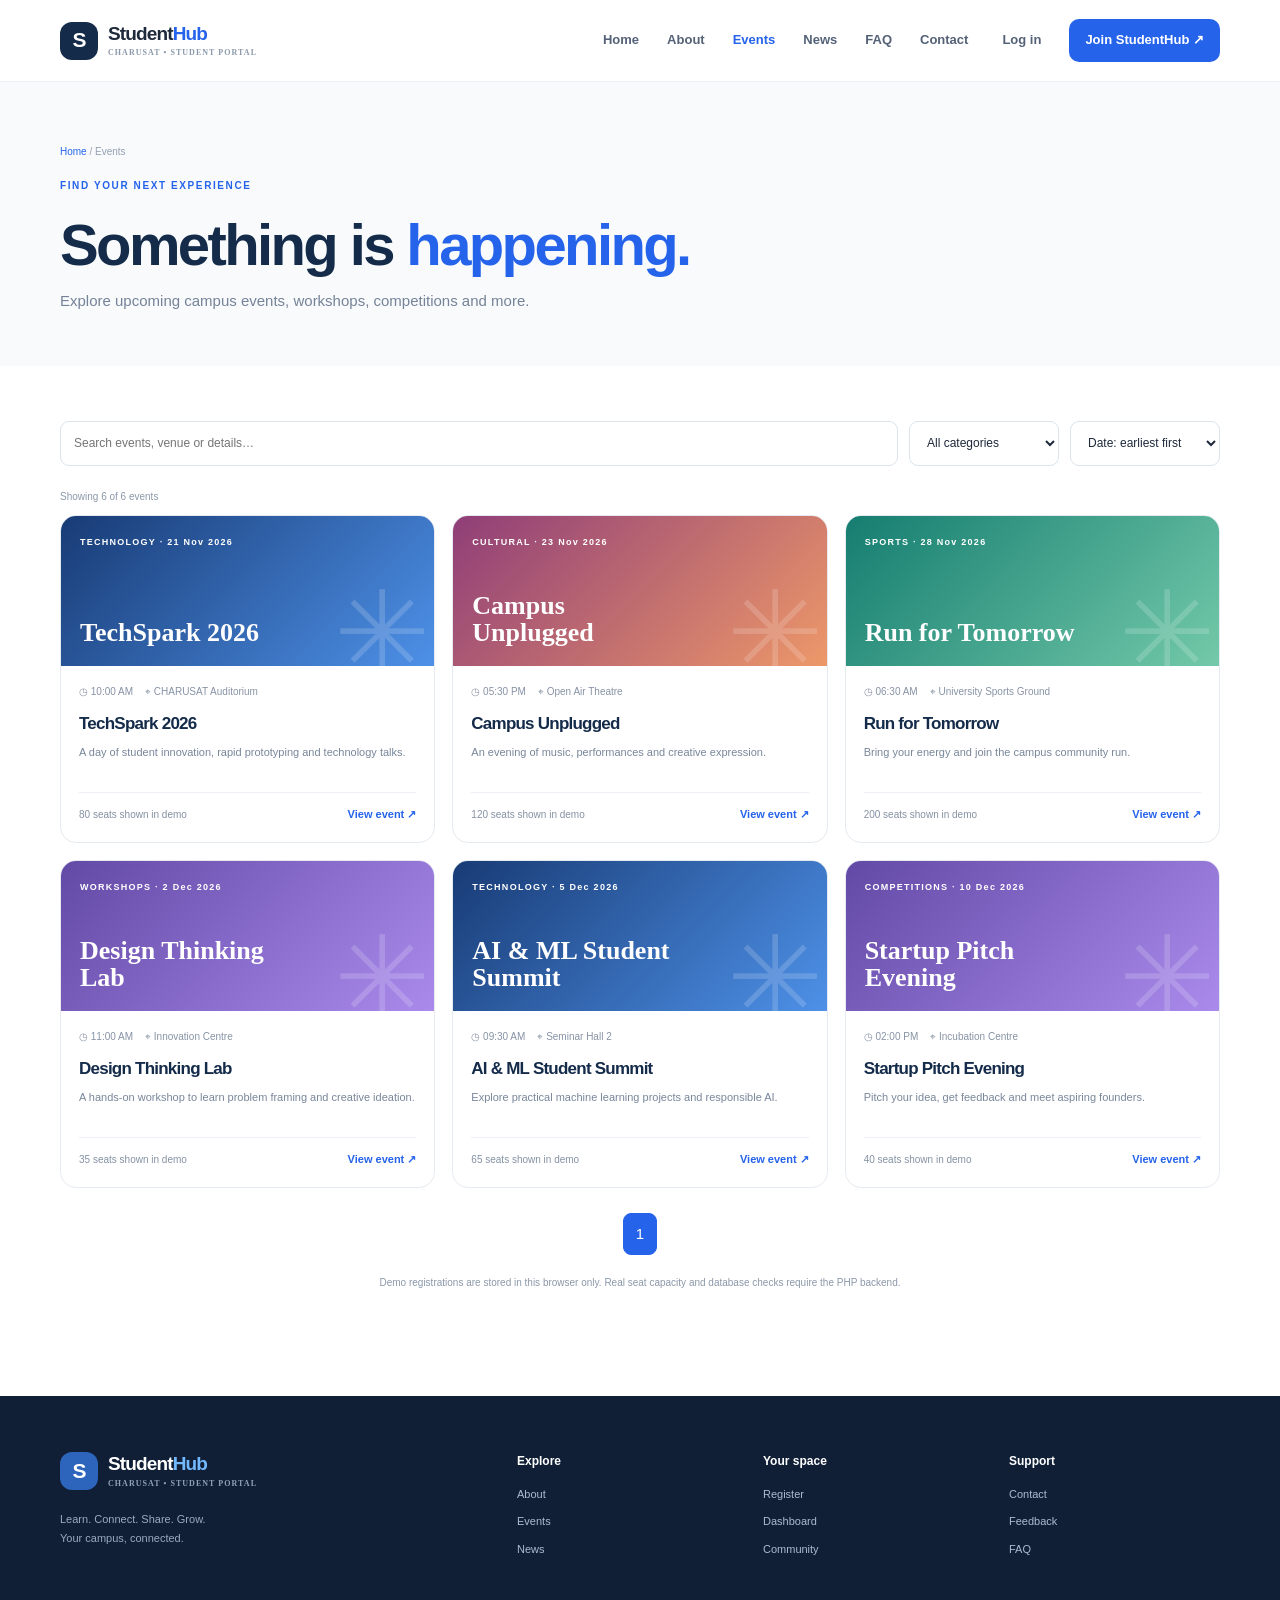
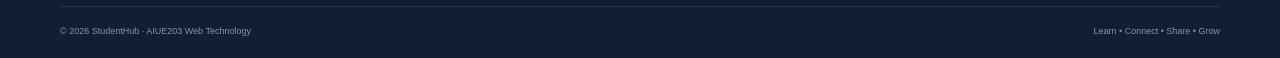
<file: events.html>
<!doctype html><html lang="en"><head><meta charset="utf-8"><meta name="viewport" content="width=device-width,initial-scale=1"><meta name="description" content="Campus events | StudentHub"><title>Campus events | StudentHub | StudentHub</title><link rel="stylesheet" href="assets/css/style.css"></head><body><a class="skip-link" href="#main">Skip to content</a><header class="site-header"><div class="container nav-wrap"><a class="brand" href="index.html"><span class="brand-mark">S</span><span>Student<span class="brand-accent">Hub</span><small>CHARUSAT • STUDENT PORTAL</small></span></a><button class="menu-toggle" aria-label="Open navigation" aria-expanded="false">☰</button><nav class="main-nav"><a href="index.html">Home</a><a href="about.html">About</a><a href="events.html">Events</a><a href="news.html">News</a><a href="faq.html">FAQ</a><a href="contact.html">Contact</a><a class="nav-login" href="login.html">Log in</a><a class="btn btn-primary btn-small" href="register.html">Join StudentHub ↗</a></nav></div></header><main id="main"><section class="page-hero"><div class="container"><div class="breadcrumbs"><a href="index.html">Home</a> / Events</div><div class="eyebrow">FIND YOUR NEXT EXPERIENCE</div><h1>Something is <span style="color:#2563eb">happening.</span></h1><p>Explore upcoming campus events, workshops, competitions and more.</p></div></section><section class="page-content container"><div class="toolbar"><input id="event-search" type="search" placeholder="Search events, venue or details…" aria-label="Search events"><select id="event-category" aria-label="Filter by category"><option value="">All categories</option><option>Technology</option><option>Workshops</option><option>Seminars</option><option>Sports</option><option>Cultural</option><option>Competitions</option><option>Other</option></select><select id="event-sort" aria-label="Sort events"><option value="date-asc">Date: earliest first</option><option value="date-desc">Date: latest first</option><option value="name">Name: A–Z</option></select></div><p id="event-count" class="helper" aria-live="polite"></p><div class="page-event-grid" id="events-grid"></div><div class="pagination" id="event-pagination"></div><p class="helper" style="text-align:center;margin-top:20px">Demo registrations are stored in this browser only. Real seat capacity and database checks require the PHP backend.</p></section></main><footer class="site-footer"><div class="container footer-main"><div class="footer-brand"><a class="brand brand-light" href="index.html"><span class="brand-mark">S</span><span>Student<span class="brand-accent">Hub</span><small>CHARUSAT • STUDENT PORTAL</small></span></a><p>Learn. Connect. Share. Grow.<br>Your campus, connected.</p></div><div class="footer-col"><b>Explore</b><a href="about.html">About</a><a href="events.html">Events</a><a href="news.html">News</a></div><div class="footer-col"><b>Your space</b><a href="register.html">Register</a><a href="dashboard.html">Dashboard</a><a href="discussion.html">Community</a></div><div class="footer-col"><b>Support</b><a href="contact.html">Contact</a><a href="feedback.html">Feedback</a><a href="faq.html">FAQ</a></div></div><div class="container footer-bottom"><span>© 2026 StudentHub · AIUE203 Web Technology</span><span>Learn • Connect • Share • Grow</span></div></footer><div class="toast-region" aria-live="polite" aria-atomic="true"></div><script src="assets/js/data.js"></script><script src="assets/js/main.js"></script></body></html>
</file>
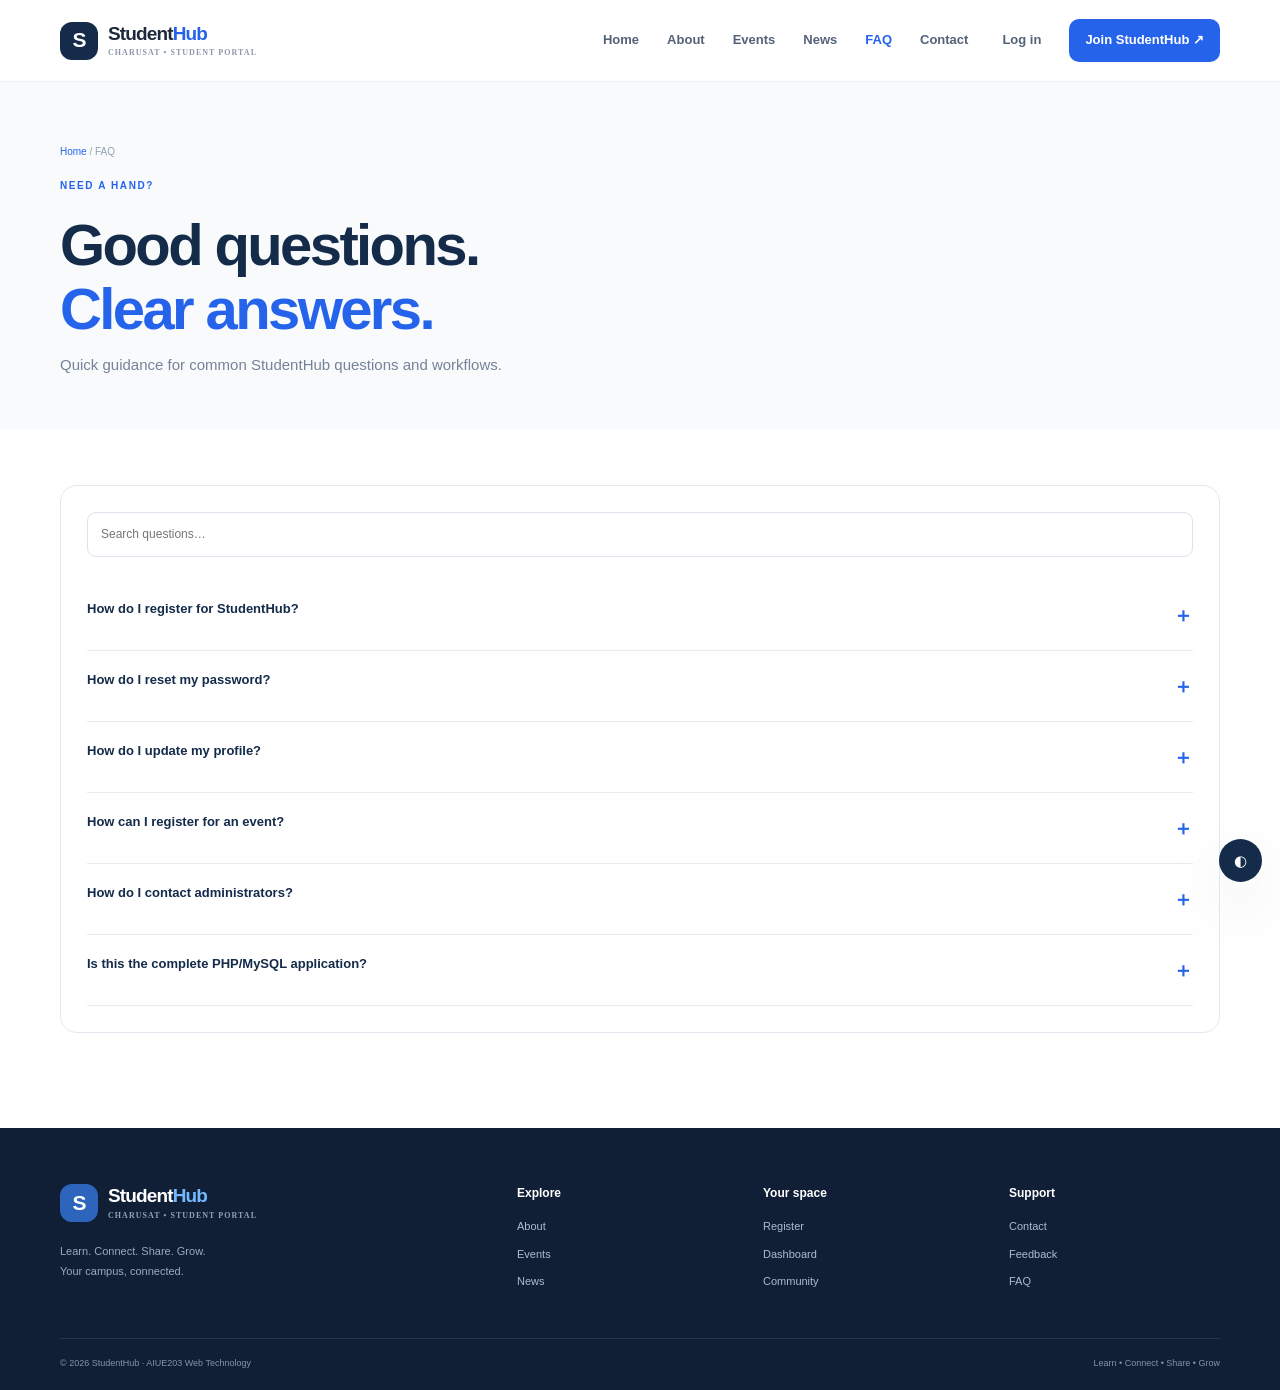
<file: faq.html>
<!doctype html><html lang="en"><head><meta charset="utf-8"><meta name="viewport" content="width=device-width,initial-scale=1"><meta name="description" content="Frequently asked questions | StudentHub"><title>Frequently asked questions | StudentHub | StudentHub</title><link rel="stylesheet" href="assets/css/style.css"></head><body><a class="skip-link" href="#main">Skip to content</a><header class="site-header"><div class="container nav-wrap"><a class="brand" href="index.html"><span class="brand-mark">S</span><span>Student<span class="brand-accent">Hub</span><small>CHARUSAT • STUDENT PORTAL</small></span></a><button class="menu-toggle" aria-label="Open navigation" aria-expanded="false">☰</button><nav class="main-nav"><a href="index.html">Home</a><a href="about.html">About</a><a href="events.html">Events</a><a href="news.html">News</a><a href="faq.html">FAQ</a><a href="contact.html">Contact</a><a class="nav-login" href="login.html">Log in</a><a class="btn btn-primary btn-small" href="register.html">Join StudentHub ↗</a></nav></div></header><main id="main"><section class="page-hero"><div class="container"><div class="breadcrumbs"><a href="index.html">Home</a> / FAQ</div><div class="eyebrow">NEED A HAND?</div><h1>Good questions.<br><span style="color:#2563eb">Clear answers.</span></h1><p>Quick guidance for common StudentHub questions and workflows.</p></div></section><section class="page-content container"><div class="panel"><div class="toolbar"><input id="faq-search" type="search" placeholder="Search questions…" aria-label="Search FAQs"></div><div id="faq-list"></div></div><button class="theme-toggle" id="theme-toggle" aria-label="Toggle color theme" title="Toggle light or dark theme">◐</button></section></main><footer class="site-footer"><div class="container footer-main"><div class="footer-brand"><a class="brand brand-light" href="index.html"><span class="brand-mark">S</span><span>Student<span class="brand-accent">Hub</span><small>CHARUSAT • STUDENT PORTAL</small></span></a><p>Learn. Connect. Share. Grow.<br>Your campus, connected.</p></div><div class="footer-col"><b>Explore</b><a href="about.html">About</a><a href="events.html">Events</a><a href="news.html">News</a></div><div class="footer-col"><b>Your space</b><a href="register.html">Register</a><a href="dashboard.html">Dashboard</a><a href="discussion.html">Community</a></div><div class="footer-col"><b>Support</b><a href="contact.html">Contact</a><a href="feedback.html">Feedback</a><a href="faq.html">FAQ</a></div></div><div class="container footer-bottom"><span>© 2026 StudentHub · AIUE203 Web Technology</span><span>Learn • Connect • Share • Grow</span></div></footer><div class="toast-region" aria-live="polite" aria-atomic="true"></div><script src="assets/js/data.js"></script><script src="assets/js/main.js"></script></body></html>
</file>
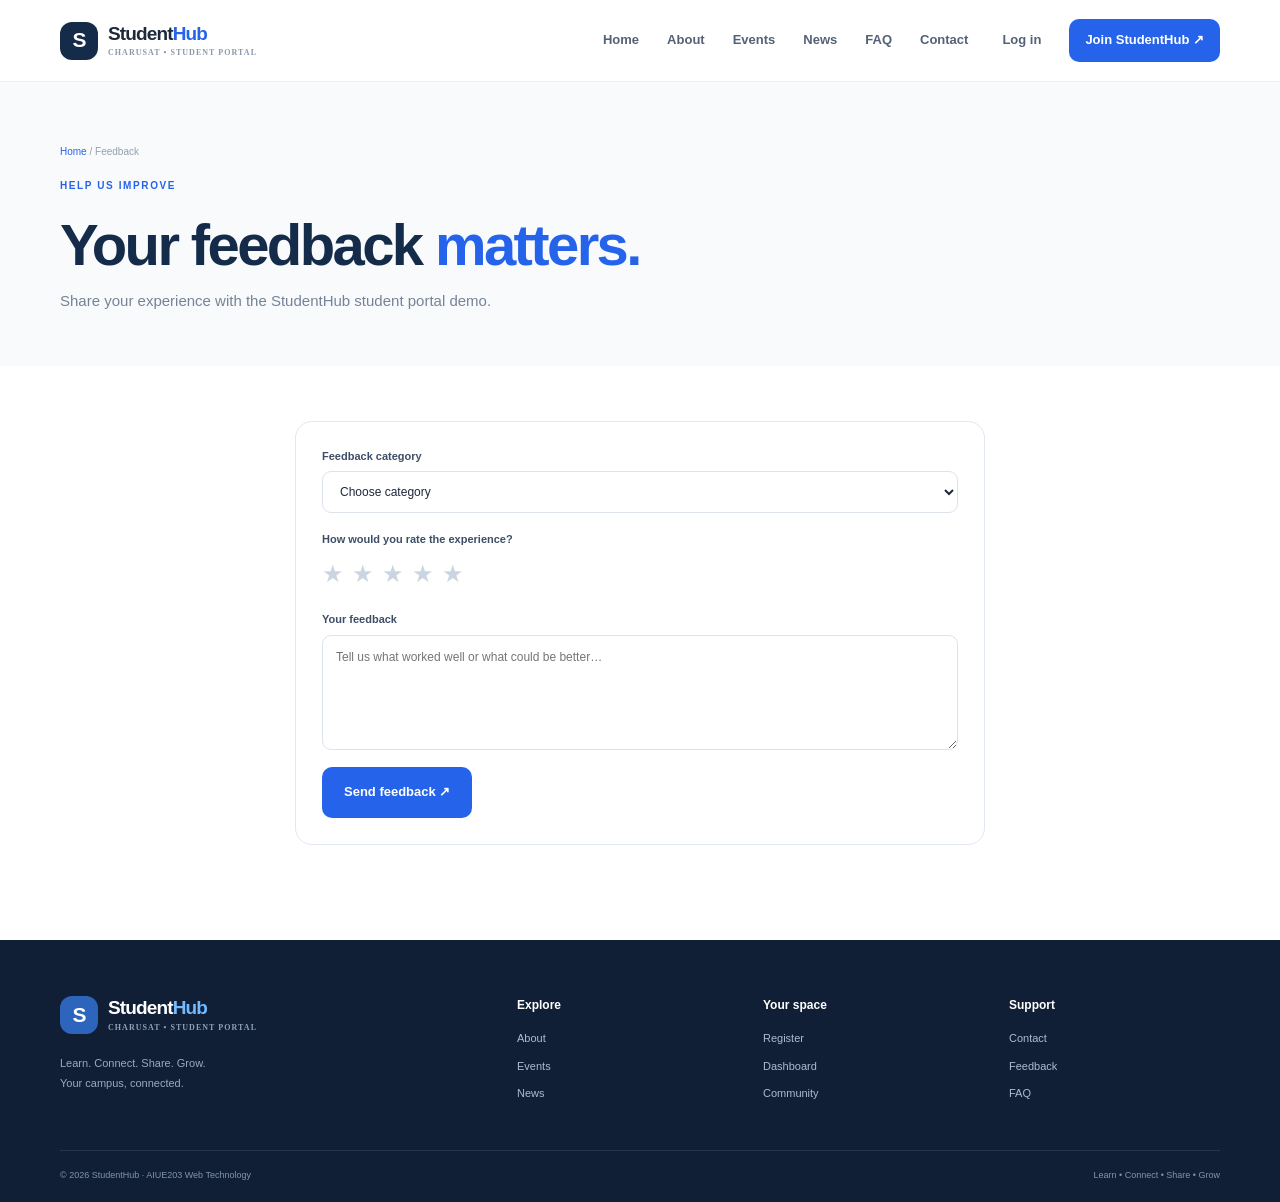
<file: feedback.html>
<!doctype html><html lang="en"><head><meta charset="utf-8"><meta name="viewport" content="width=device-width,initial-scale=1"><meta name="description" content="Feedback | StudentHub"><title>Feedback | StudentHub | StudentHub</title><link rel="stylesheet" href="assets/css/style.css"></head><body><a class="skip-link" href="#main">Skip to content</a><header class="site-header"><div class="container nav-wrap"><a class="brand" href="index.html"><span class="brand-mark">S</span><span>Student<span class="brand-accent">Hub</span><small>CHARUSAT • STUDENT PORTAL</small></span></a><button class="menu-toggle" aria-label="Open navigation" aria-expanded="false">☰</button><nav class="main-nav"><a href="index.html">Home</a><a href="about.html">About</a><a href="events.html">Events</a><a href="news.html">News</a><a href="faq.html">FAQ</a><a href="contact.html">Contact</a><a class="nav-login" href="login.html">Log in</a><a class="btn btn-primary btn-small" href="register.html">Join StudentHub ↗</a></nav></div></header><main id="main"><section class="page-hero"><div class="container"><div class="breadcrumbs"><a href="index.html">Home</a> / Feedback</div><div class="eyebrow">HELP US IMPROVE</div><h1>Your feedback <span style="color:#2563eb">matters.</span></h1><p>Share your experience with the StudentHub student portal demo.</p></div></section><section class="page-content container"><div class="panel" style="max-width:690px;margin:auto"><form id="feedback-form"><div class="field"><label for="feedback-category">Feedback category</label><select name="category" id="feedback-category" required><option value="">Choose category</option><option>Design and usability</option><option>Events</option><option>Student dashboard</option><option>Technical issue</option><option>Suggestion</option></select></div><div class="field" style="margin-top:18px"><label>How would you rate the experience?</label><div class="stars" role="group" aria-label="Choose rating"><button type="button" data-rating="1" aria-label="1 star">★</button><button type="button" data-rating="2" aria-label="2 stars">★</button><button type="button" data-rating="3" aria-label="3 stars">★</button><button type="button" data-rating="4" aria-label="4 stars">★</button><button type="button" data-rating="5" aria-label="5 stars">★</button></div></div><div class="field" style="margin-top:18px"><label for="feedback-message">Your feedback</label><textarea id="feedback-message" name="message" required minlength="10" placeholder="Tell us what worked well or what could be better…"></textarea></div><button class="btn btn-primary form-submit" type="submit">Send feedback ↗</button></form></div></section></main><footer class="site-footer"><div class="container footer-main"><div class="footer-brand"><a class="brand brand-light" href="index.html"><span class="brand-mark">S</span><span>Student<span class="brand-accent">Hub</span><small>CHARUSAT • STUDENT PORTAL</small></span></a><p>Learn. Connect. Share. Grow.<br>Your campus, connected.</p></div><div class="footer-col"><b>Explore</b><a href="about.html">About</a><a href="events.html">Events</a><a href="news.html">News</a></div><div class="footer-col"><b>Your space</b><a href="register.html">Register</a><a href="dashboard.html">Dashboard</a><a href="discussion.html">Community</a></div><div class="footer-col"><b>Support</b><a href="contact.html">Contact</a><a href="feedback.html">Feedback</a><a href="faq.html">FAQ</a></div></div><div class="container footer-bottom"><span>© 2026 StudentHub · AIUE203 Web Technology</span><span>Learn • Connect • Share • Grow</span></div></footer><div class="toast-region" aria-live="polite" aria-atomic="true"></div><script src="assets/js/data.js"></script><script src="assets/js/main.js"></script></body></html>
</file>
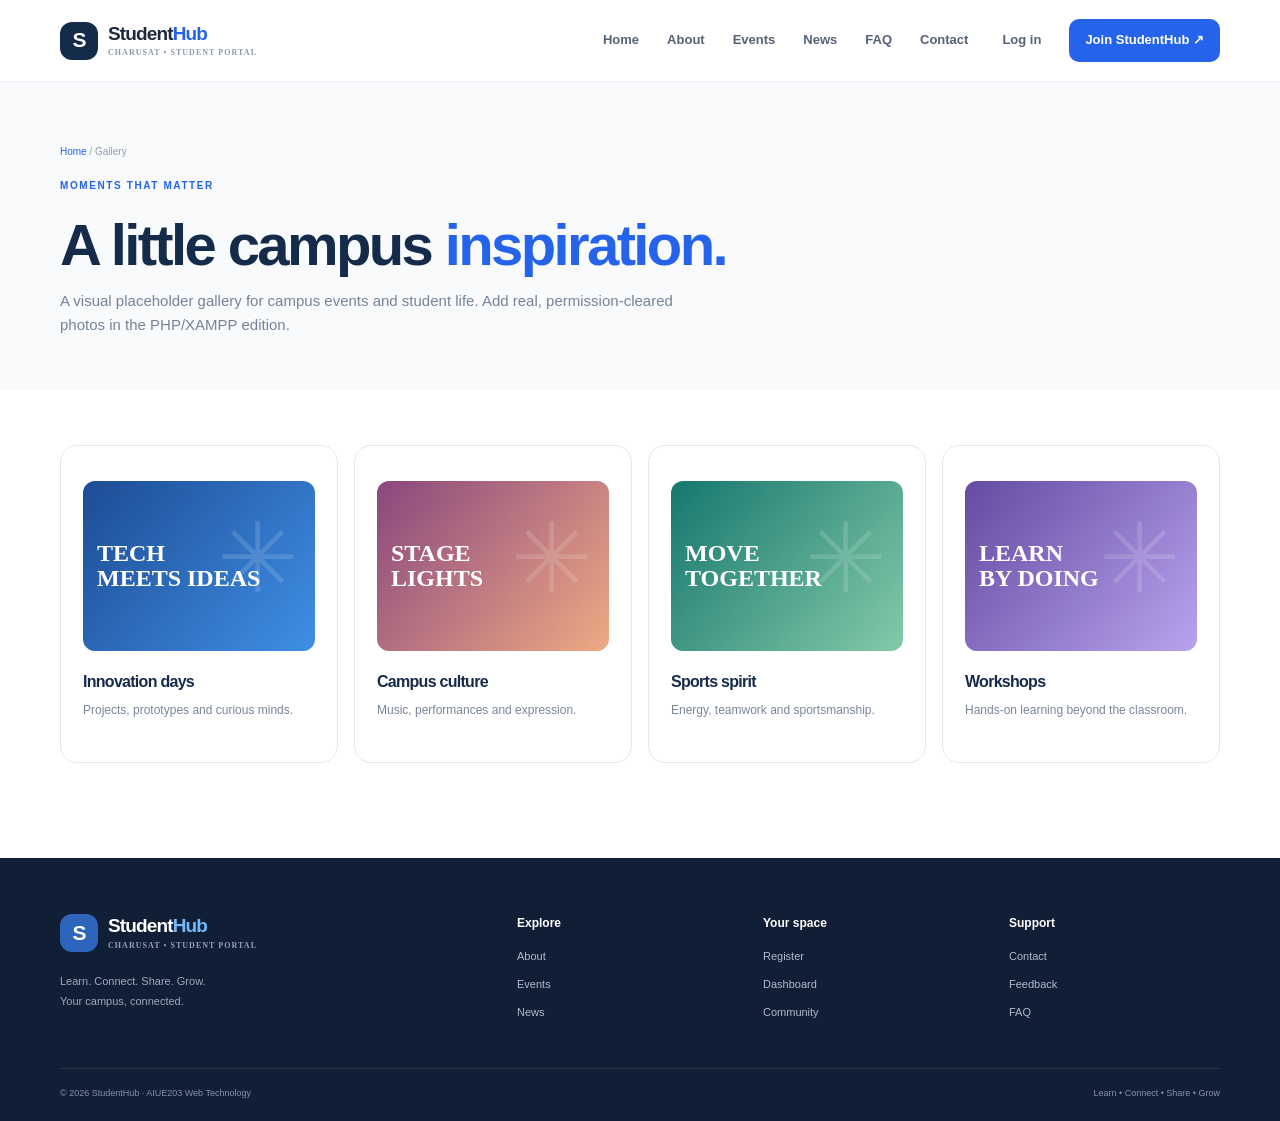
<file: gallery.html>
<!doctype html><html lang="en"><head><meta charset="utf-8"><meta name="viewport" content="width=device-width,initial-scale=1"><meta name="description" content="Campus gallery | StudentHub"><title>Campus gallery | StudentHub | StudentHub</title><link rel="stylesheet" href="assets/css/style.css"></head><body><a class="skip-link" href="#main">Skip to content</a><header class="site-header"><div class="container nav-wrap"><a class="brand" href="index.html"><span class="brand-mark">S</span><span>Student<span class="brand-accent">Hub</span><small>CHARUSAT • STUDENT PORTAL</small></span></a><button class="menu-toggle" aria-label="Open navigation" aria-expanded="false">☰</button><nav class="main-nav"><a href="index.html">Home</a><a href="about.html">About</a><a href="events.html">Events</a><a href="news.html">News</a><a href="faq.html">FAQ</a><a href="contact.html">Contact</a><a class="nav-login" href="login.html">Log in</a><a class="btn btn-primary btn-small" href="register.html">Join StudentHub ↗</a></nav></div></header><main id="main"><section class="page-hero"><div class="container"><div class="breadcrumbs"><a href="index.html">Home</a> / Gallery</div><div class="eyebrow">MOMENTS THAT MATTER</div><h1>A little campus <span style="color:#2563eb">inspiration.</span></h1><p>A visual placeholder gallery for campus events and student life. Add real, permission-cleared photos in the PHP/XAMPP edition.</p></div></section><section class="page-content container"><div class="feature-grid"><article class="feature-card"><div class="feature-art art-blue" style="height:170px"><b>TECH<br>MEETS IDEAS</b></div><h3>Innovation days</h3><p>Projects, prototypes and curious minds.</p></article><article class="feature-card"><div class="feature-art" style="height:170px;background:linear-gradient(130deg,#89477e,#efaa83)"><b>STAGE<br>LIGHTS</b></div><h3>Campus culture</h3><p>Music, performances and expression.</p></article><article class="feature-card"><div class="feature-art" style="height:170px;background:linear-gradient(130deg,#16776e,#84caa9)"><b>MOVE<br>TOGETHER</b></div><h3>Sports spirit</h3><p>Energy, teamwork and sportsmanship.</p></article><article class="feature-card"><div class="feature-art" style="height:170px;background:linear-gradient(130deg,#654aa3,#b9a3ed)"><b>LEARN<br>BY DOING</b></div><h3>Workshops</h3><p>Hands-on learning beyond the classroom.</p></article></div></section></main><footer class="site-footer"><div class="container footer-main"><div class="footer-brand"><a class="brand brand-light" href="index.html"><span class="brand-mark">S</span><span>Student<span class="brand-accent">Hub</span><small>CHARUSAT • STUDENT PORTAL</small></span></a><p>Learn. Connect. Share. Grow.<br>Your campus, connected.</p></div><div class="footer-col"><b>Explore</b><a href="about.html">About</a><a href="events.html">Events</a><a href="news.html">News</a></div><div class="footer-col"><b>Your space</b><a href="register.html">Register</a><a href="dashboard.html">Dashboard</a><a href="discussion.html">Community</a></div><div class="footer-col"><b>Support</b><a href="contact.html">Contact</a><a href="feedback.html">Feedback</a><a href="faq.html">FAQ</a></div></div><div class="container footer-bottom"><span>© 2026 StudentHub · AIUE203 Web Technology</span><span>Learn • Connect • Share • Grow</span></div></footer><div class="toast-region" aria-live="polite" aria-atomic="true"></div><script src="assets/js/data.js"></script><script src="assets/js/main.js"></script></body></html>
</file>
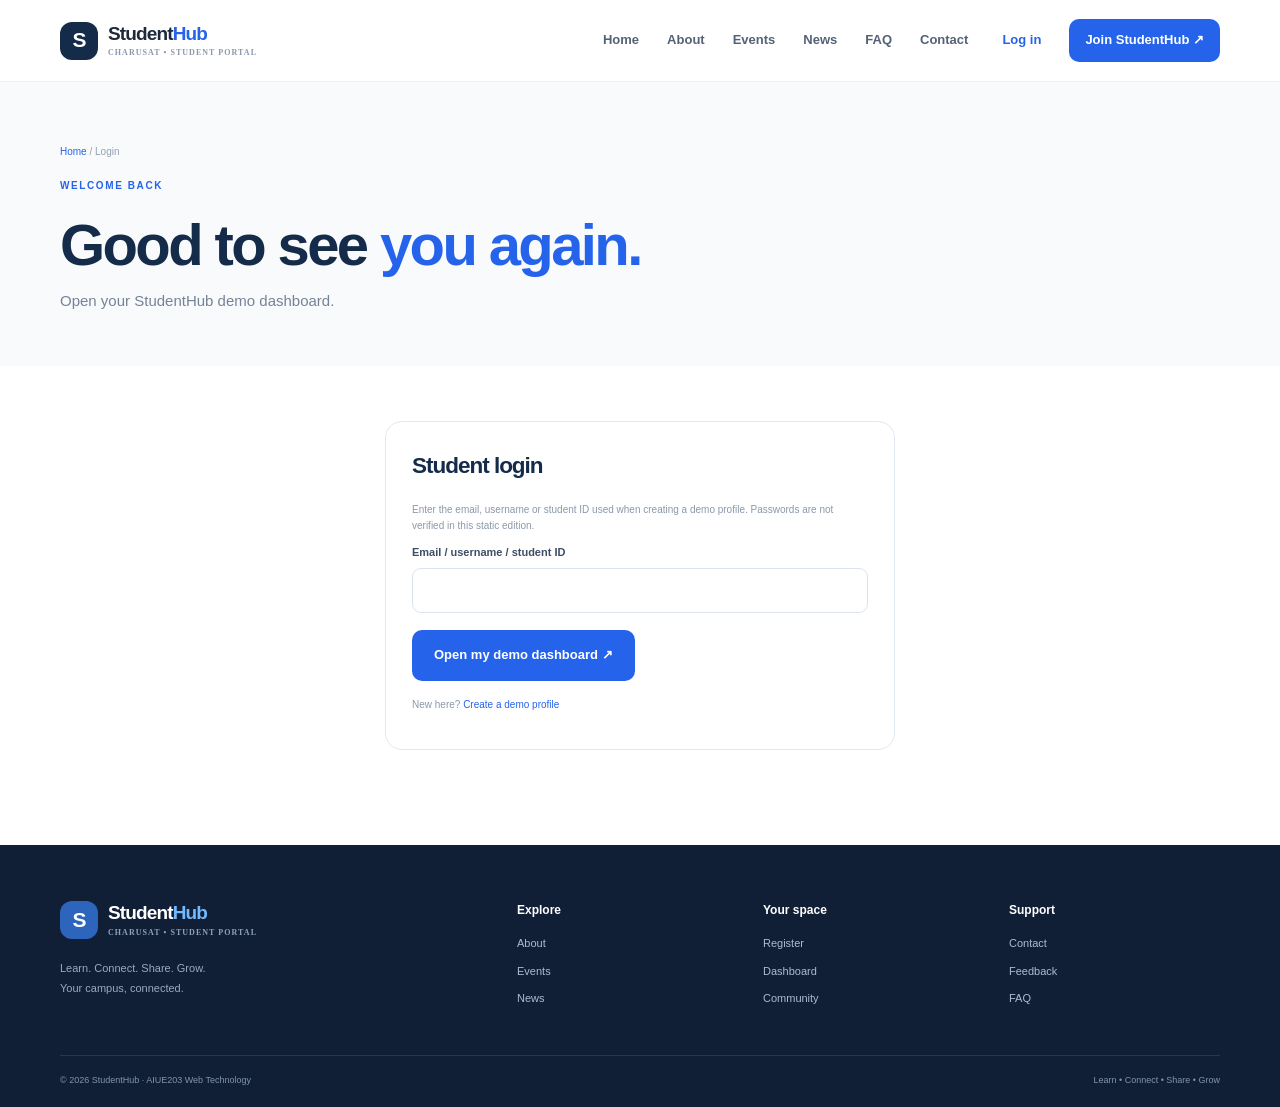
<file: login.html>
<!doctype html><html lang="en"><head><meta charset="utf-8"><meta name="viewport" content="width=device-width,initial-scale=1"><meta name="description" content="Student login"><title>Student login | StudentHub</title><link rel="stylesheet" href="assets/css/style.css"></head><body><a class="skip-link" href="#main">Skip to content</a><header class="site-header"><div class="container nav-wrap"><a class="brand" href="index.html"><span class="brand-mark">S</span><span>Student<span class="brand-accent">Hub</span><small>CHARUSAT • STUDENT PORTAL</small></span></a><button class="menu-toggle" aria-label="Open navigation" aria-expanded="false">☰</button><nav class="main-nav"><a href="index.html">Home</a><a href="about.html">About</a><a href="events.html">Events</a><a href="news.html">News</a><a href="faq.html">FAQ</a><a href="contact.html">Contact</a><a class="nav-login" href="login.html">Log in</a><a class="btn btn-primary btn-small" href="register.html">Join StudentHub ↗</a></nav></div></header><main id="main"><section class="page-hero"><div class="container"><div class="breadcrumbs"><a href="index.html">Home</a> / Login</div><div class="eyebrow">WELCOME BACK</div><h1>Good to see <span style="color:#2563eb">you again.</span></h1><p>Open your StudentHub demo dashboard.</p></div></section><section class="page-content container"><form class="panel" id="login-form" style="max-width:510px;margin:auto"><h2>Student login</h2><p class="helper">Enter the email, username or student ID used when creating a demo profile. Passwords are not verified in this static edition.</p><div class="field"><label for="login-identifier">Email / username / student ID</label><input id="login-identifier" name="identifier" required autocomplete="username"></div><button class="btn btn-primary form-submit" type="submit">Open my demo dashboard ↗</button><p class="helper" style="margin-top:16px">New here? <a href="register.html" style="color:#2563eb">Create a demo profile</a></p></form></section></main><footer class="site-footer"><div class="container footer-main"><div class="footer-brand"><a class="brand brand-light" href="index.html"><span class="brand-mark">S</span><span>Student<span class="brand-accent">Hub</span><small>CHARUSAT • STUDENT PORTAL</small></span></a><p>Learn. Connect. Share. Grow.<br>Your campus, connected.</p></div><div class="footer-col"><b>Explore</b><a href="about.html">About</a><a href="events.html">Events</a><a href="news.html">News</a></div><div class="footer-col"><b>Your space</b><a href="register.html">Register</a><a href="dashboard.html">Dashboard</a><a href="discussion.html">Community</a></div><div class="footer-col"><b>Support</b><a href="contact.html">Contact</a><a href="feedback.html">Feedback</a><a href="faq.html">FAQ</a></div></div><div class="container footer-bottom"><span>© 2026 StudentHub · AIUE203 Web Technology</span><span>Learn • Connect • Share • Grow</span></div></footer><div class="toast-region" aria-live="polite" aria-atomic="true"></div><script src="assets/js/data.js"></script><script src="assets/js/main.js"></script></body></html>
</file>
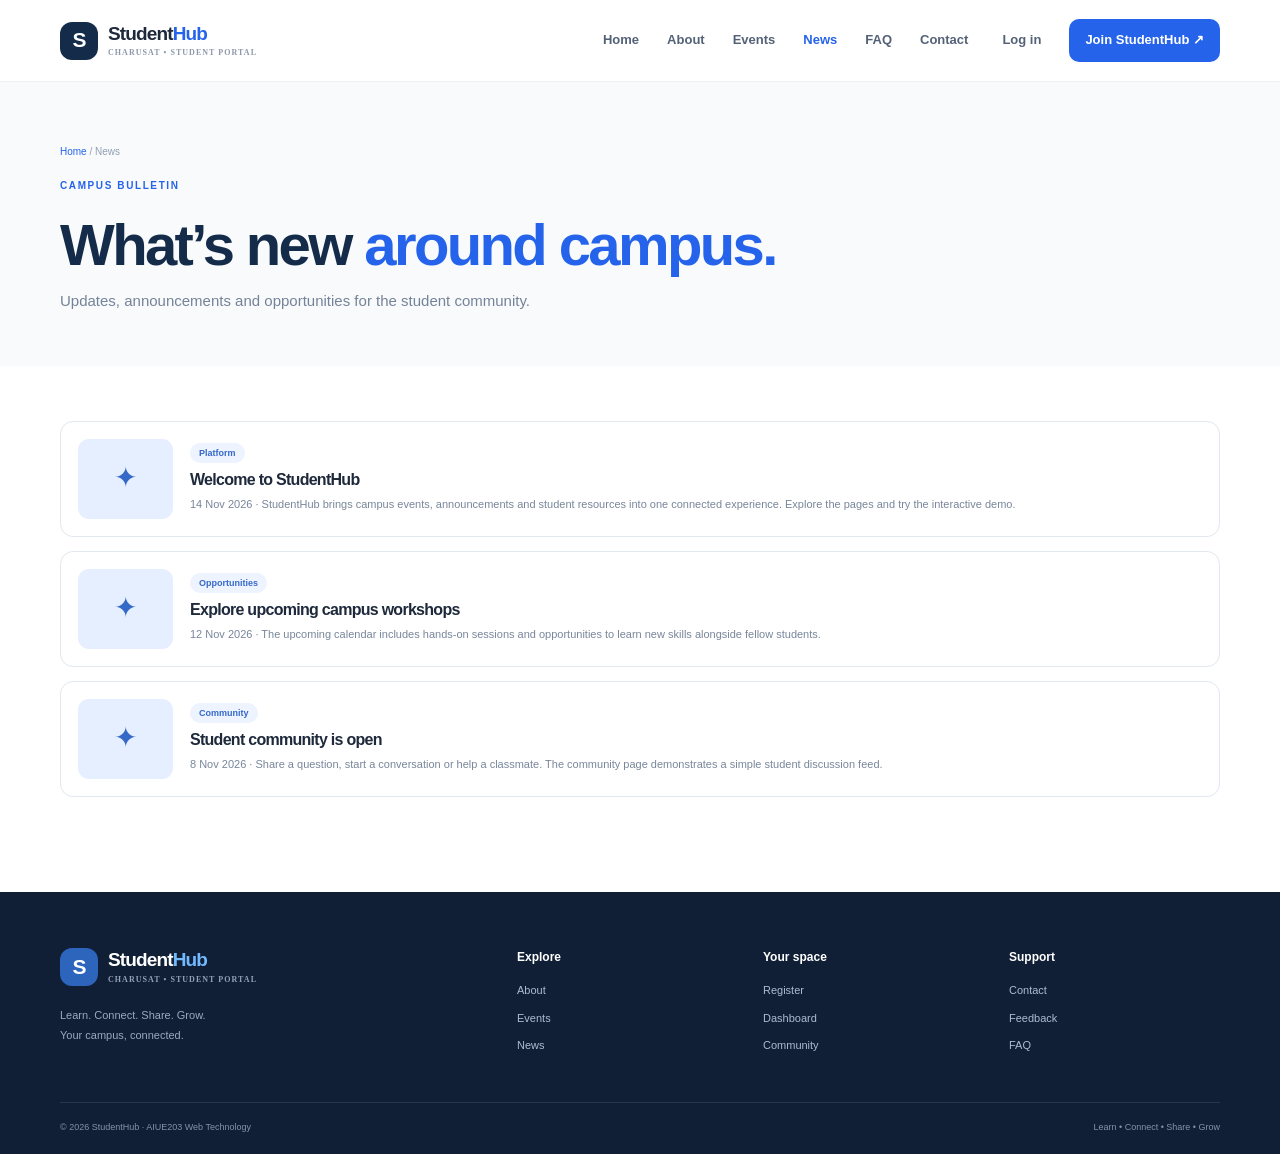
<file: news.html>
<!doctype html><html lang="en"><head><meta charset="utf-8"><meta name="viewport" content="width=device-width,initial-scale=1"><meta name="description" content="Campus news | StudentHub"><title>Campus news | StudentHub | StudentHub</title><link rel="stylesheet" href="assets/css/style.css"></head><body><a class="skip-link" href="#main">Skip to content</a><header class="site-header"><div class="container nav-wrap"><a class="brand" href="index.html"><span class="brand-mark">S</span><span>Student<span class="brand-accent">Hub</span><small>CHARUSAT • STUDENT PORTAL</small></span></a><button class="menu-toggle" aria-label="Open navigation" aria-expanded="false">☰</button><nav class="main-nav"><a href="index.html">Home</a><a href="about.html">About</a><a href="events.html">Events</a><a href="news.html">News</a><a href="faq.html">FAQ</a><a href="contact.html">Contact</a><a class="nav-login" href="login.html">Log in</a><a class="btn btn-primary btn-small" href="register.html">Join StudentHub ↗</a></nav></div></header><main id="main"><section class="page-hero"><div class="container"><div class="breadcrumbs"><a href="index.html">Home</a> / News</div><div class="eyebrow">CAMPUS BULLETIN</div><h1>What’s new <span style="color:#2563eb">around campus.</span></h1><p>Updates, announcements and opportunities for the student community.</p></div></section><section class="page-content container"><div id="news-list" class="news-list"></div></section></main><footer class="site-footer"><div class="container footer-main"><div class="footer-brand"><a class="brand brand-light" href="index.html"><span class="brand-mark">S</span><span>Student<span class="brand-accent">Hub</span><small>CHARUSAT • STUDENT PORTAL</small></span></a><p>Learn. Connect. Share. Grow.<br>Your campus, connected.</p></div><div class="footer-col"><b>Explore</b><a href="about.html">About</a><a href="events.html">Events</a><a href="news.html">News</a></div><div class="footer-col"><b>Your space</b><a href="register.html">Register</a><a href="dashboard.html">Dashboard</a><a href="discussion.html">Community</a></div><div class="footer-col"><b>Support</b><a href="contact.html">Contact</a><a href="feedback.html">Feedback</a><a href="faq.html">FAQ</a></div></div><div class="container footer-bottom"><span>© 2026 StudentHub · AIUE203 Web Technology</span><span>Learn • Connect • Share • Grow</span></div></footer><div class="toast-region" aria-live="polite" aria-atomic="true"></div><script src="assets/js/data.js"></script><script src="assets/js/main.js"></script></body></html>
</file>
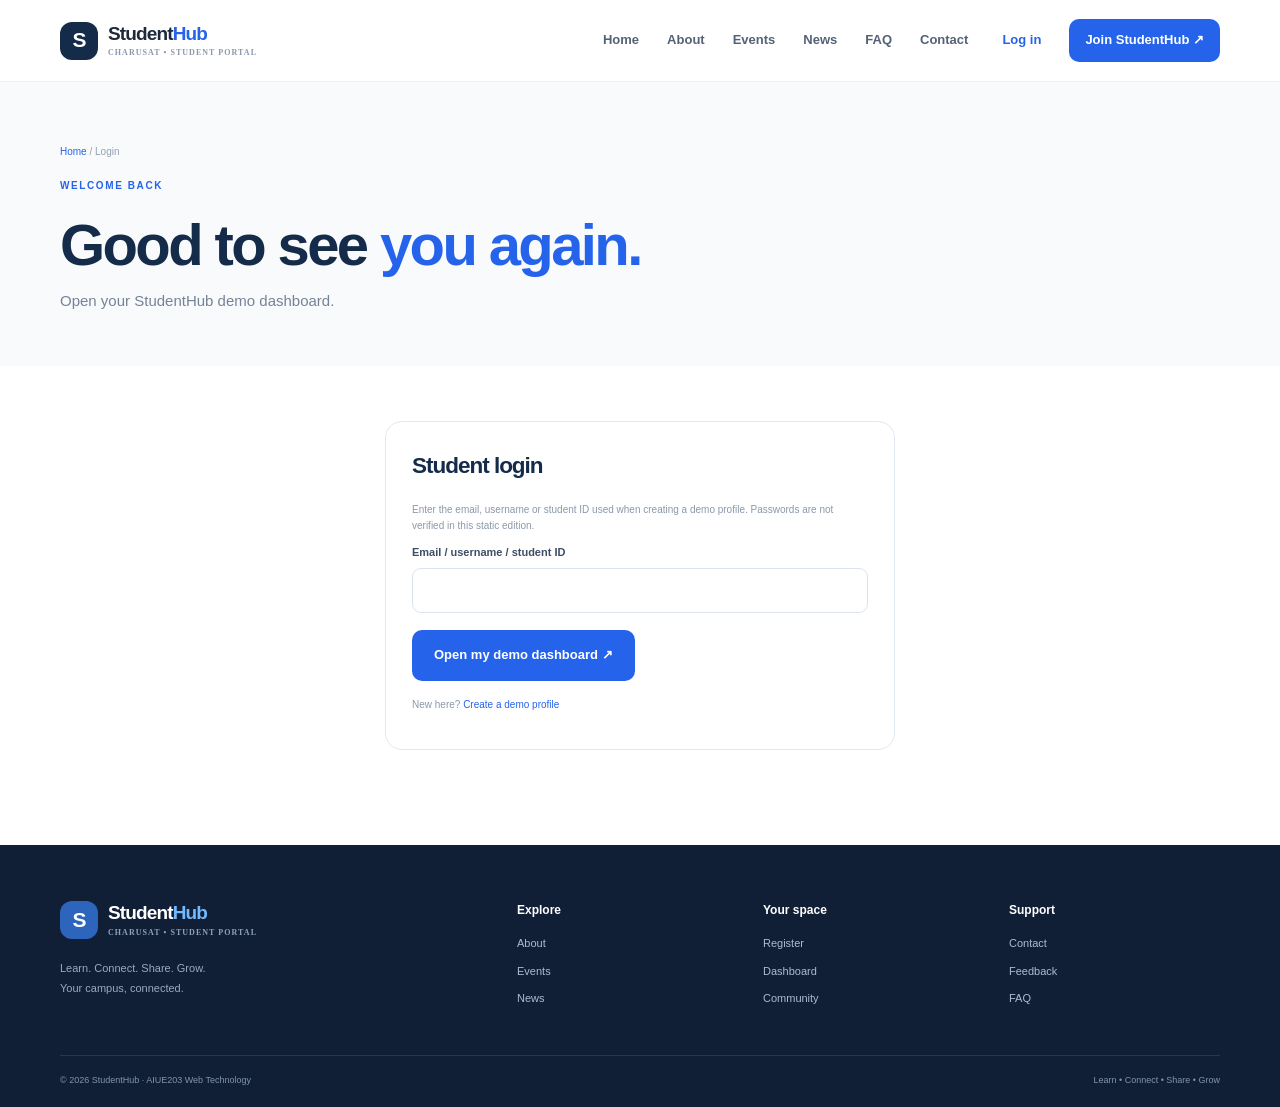
<file: profile.html>
<!doctype html><html lang="en"><head><meta charset="utf-8"><meta name="viewport" content="width=device-width,initial-scale=1"><meta name="description" content="Student profile"><title>Student profile | StudentHub</title><link rel="stylesheet" href="assets/css/style.css"></head><body><a class="skip-link" href="#main">Skip to content</a><header class="site-header"><div class="container nav-wrap"><a class="brand" href="index.html"><span class="brand-mark">S</span><span>Student<span class="brand-accent">Hub</span><small>CHARUSAT • STUDENT PORTAL</small></span></a><button class="menu-toggle" aria-label="Open navigation" aria-expanded="false">☰</button><nav class="main-nav"><a href="index.html">Home</a><a href="about.html">About</a><a href="events.html">Events</a><a href="news.html">News</a><a href="faq.html">FAQ</a><a href="contact.html">Contact</a><a class="nav-login" href="login.html">Log in</a><a class="btn btn-primary btn-small" href="register.html">Join StudentHub ↗</a></nav></div></header><main id="main"><section class="page-hero"><div class="container"><div class="breadcrumbs"><a href="index.html">Home</a> / Profile</div><div class="eyebrow">YOUR DETAILS</div><h1>Your profile. <span style="color:#2563eb">Your space.</span></h1><p>Update basic information in your local StudentHub demo profile.</p></div></section><section class="page-content container"><form class="panel" id="profile-form" style="max-width:750px;margin:auto"><h2>Profile details</h2><div class="form-grid"><div class="field"><label>Full name</label><input name="name" required></div><div class="field"><label>Student ID</label><input name="studentId" disabled></div><div class="field"><label>Username</label><input name="username" disabled></div><div class="field"><label>Email address</label><input name="email" type="email" disabled></div><div class="field"><label>Mobile number</label><input name="mobile" pattern="[6-9][0-9]{9}" maxlength="10"></div><div class="field"><label>Course</label><input name="course" disabled></div><div class="field"><label>Academic year</label><input name="year" disabled></div><div class="field"><label>City</label><input name="city"></div></div><button class="btn btn-primary form-submit" type="submit">Save demo profile ↗</button><p class="helper" style="margin-top:12px">Photo uploads and secure password changes are part of the PHP/XAMPP backend scope.</p></form></section></main><footer class="site-footer"><div class="container footer-main"><div class="footer-brand"><a class="brand brand-light" href="index.html"><span class="brand-mark">S</span><span>Student<span class="brand-accent">Hub</span><small>CHARUSAT • STUDENT PORTAL</small></span></a><p>Learn. Connect. Share. Grow.<br>Your campus, connected.</p></div><div class="footer-col"><b>Explore</b><a href="about.html">About</a><a href="events.html">Events</a><a href="news.html">News</a></div><div class="footer-col"><b>Your space</b><a href="register.html">Register</a><a href="dashboard.html">Dashboard</a><a href="discussion.html">Community</a></div><div class="footer-col"><b>Support</b><a href="contact.html">Contact</a><a href="feedback.html">Feedback</a><a href="faq.html">FAQ</a></div></div><div class="container footer-bottom"><span>© 2026 StudentHub · AIUE203 Web Technology</span><span>Learn • Connect • Share • Grow</span></div></footer><div class="toast-region" aria-live="polite" aria-atomic="true"></div><script src="assets/js/data.js"></script><script src="assets/js/main.js"></script></body></html>
</file>
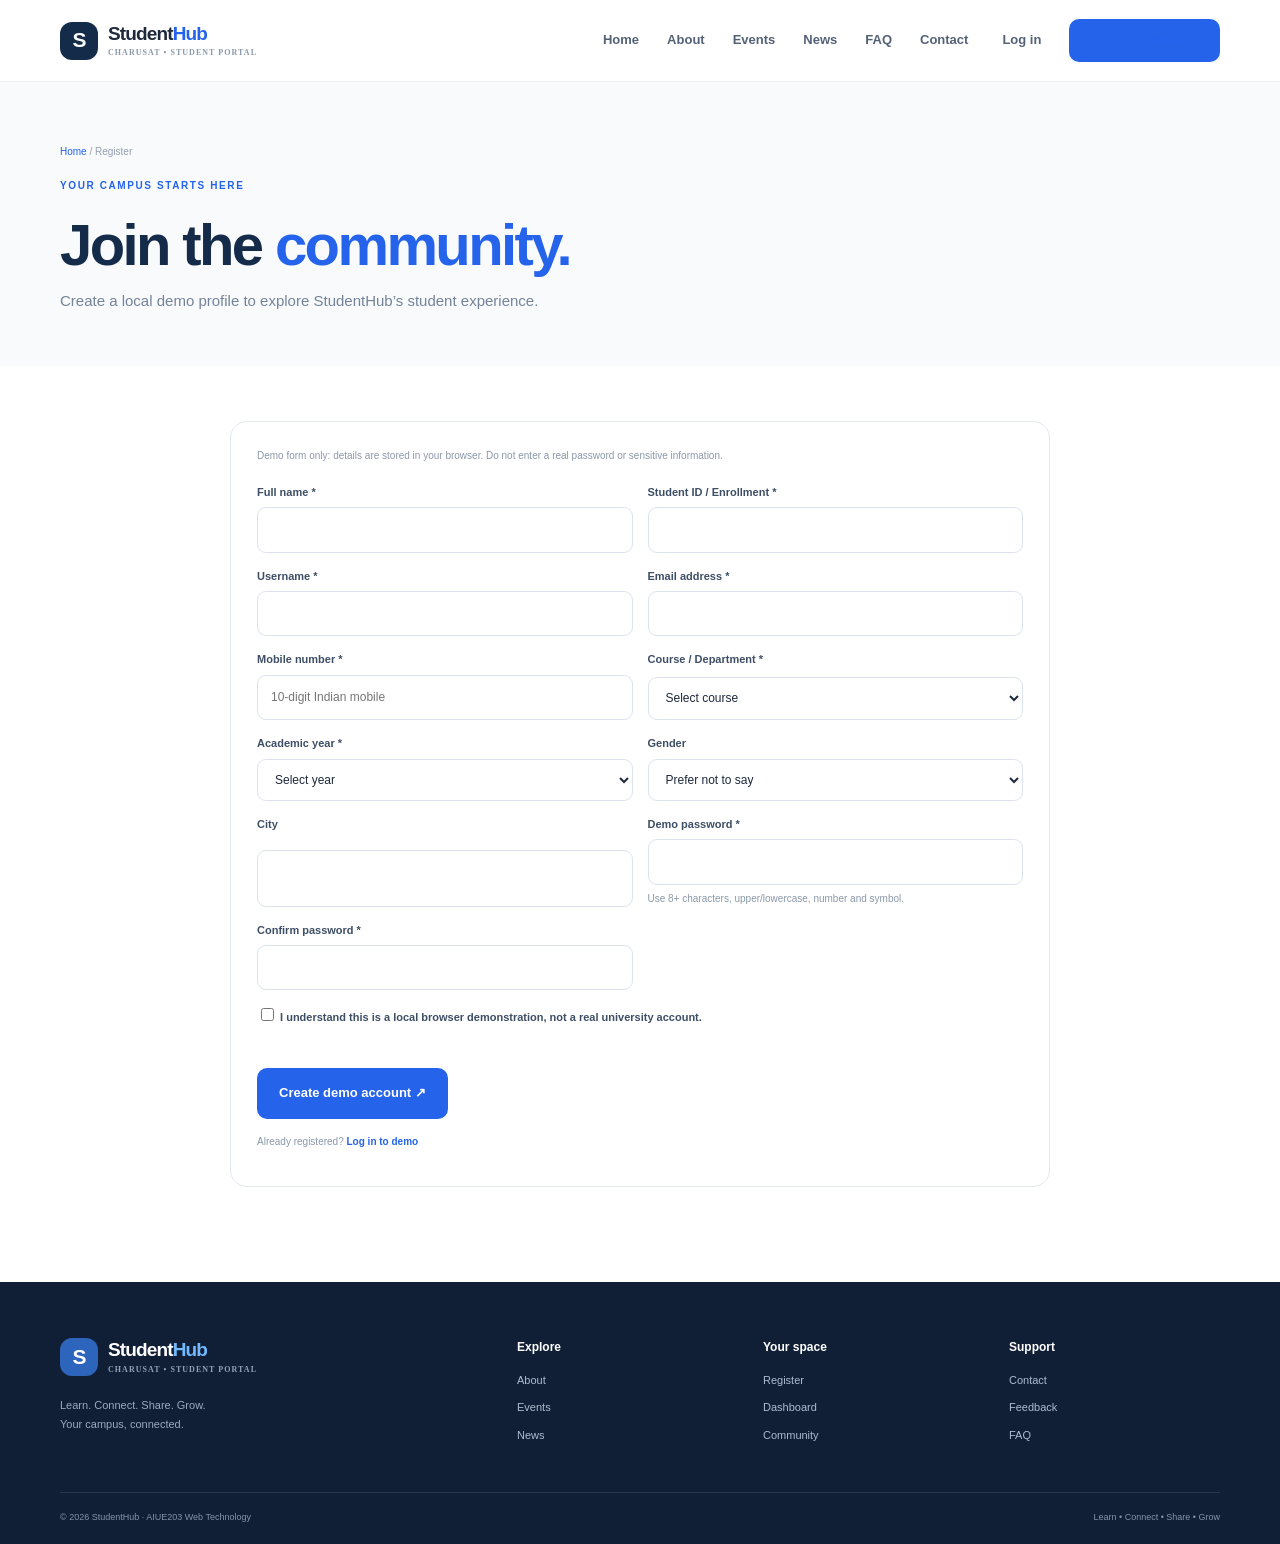
<file: register.html>
<!doctype html><html lang="en"><head><meta charset="utf-8"><meta name="viewport" content="width=device-width,initial-scale=1"><meta name="description" content="Create a student account"><title>Create a student account | StudentHub</title><link rel="stylesheet" href="assets/css/style.css"></head><body><a class="skip-link" href="#main">Skip to content</a><header class="site-header"><div class="container nav-wrap"><a class="brand" href="index.html"><span class="brand-mark">S</span><span>Student<span class="brand-accent">Hub</span><small>CHARUSAT • STUDENT PORTAL</small></span></a><button class="menu-toggle" aria-label="Open navigation" aria-expanded="false">☰</button><nav class="main-nav"><a href="index.html">Home</a><a href="about.html">About</a><a href="events.html">Events</a><a href="news.html">News</a><a href="faq.html">FAQ</a><a href="contact.html">Contact</a><a class="nav-login" href="login.html">Log in</a><a class="btn btn-primary btn-small" href="register.html">Join StudentHub ↗</a></nav></div></header><main id="main"><section class="page-hero"><div class="container"><div class="breadcrumbs"><a href="index.html">Home</a> / Register</div><div class="eyebrow">YOUR CAMPUS STARTS HERE</div><h1>Join the <span style="color:#2563eb">community.</span></h1><p>Create a local demo profile to explore StudentHub’s student experience.</p></div></section><section class="page-content container"><div class="panel" style="max-width:820px;margin:auto"><div class="helper" style="margin-bottom:20px">Demo form only: details are stored in your browser. Do not enter a real password or sensitive information.</div><form id="register-form"><div class="form-grid"><div class="field"><label for="reg-name">Full name *</label><input id="reg-name" name="name" required autocomplete="name"></div><div class="field"><label for="reg-student">Student ID / Enrollment *</label><input id="reg-student" name="studentId" required></div><div class="field"><label for="reg-username">Username *</label><input id="reg-username" name="username" required minlength="3"></div><div class="field"><label for="reg-email">Email address *</label><input id="reg-email" name="email" type="email" required autocomplete="email"></div><div class="field"><label for="reg-mobile">Mobile number *</label><input id="reg-mobile" name="mobile" inputmode="numeric" pattern="[6-9][0-9]{9}" maxlength="10" required placeholder="10-digit Indian mobile"></div><div class="field"><label for="reg-course">Course / Department *</label><select id="reg-course" name="course" required><option value="">Select course</option><option>B.Tech CSE</option><option>B.Tech AI & ML</option><option>B.Tech IT</option><option>BCA</option><option>MCA</option><option>Other</option></select></div><div class="field"><label for="reg-year">Academic year *</label><select id="reg-year" name="year" required><option value="">Select year</option><option>First year</option><option>Second year</option><option>Third year</option><option>Fourth year</option><option>Postgraduate</option></select></div><div class="field"><label for="reg-gender">Gender</label><select id="reg-gender" name="gender"><option value="">Prefer not to say</option><option>Female</option><option>Male</option><option>Other</option></select></div><div class="field"><label for="reg-city">City</label><input id="reg-city" name="city"></div><div class="field"><label for="reg-password">Demo password *</label><input id="reg-password" name="password" type="password" required minlength="8" autocomplete="new-password"><small id="password-strength">Use 8+ characters, upper/lowercase, number and symbol.</small></div><div class="field"><label for="reg-confirm">Confirm password *</label><input id="reg-confirm" name="confirmPassword" type="password" required autocomplete="new-password"></div><div class="field full"><label><input type="checkbox" name="terms" required style="width:auto"> I understand this is a local browser demonstration, not a real university account.</label></div></div><p class="form-error" id="form-message" role="alert"></p><button class="btn btn-primary form-submit" type="submit">Create demo account ↗</button><p class="helper" style="margin-top:15px">Already registered? <a href="login.html" style="color:#2563eb;font-weight:700">Log in to demo</a></p></form></div></section></main><footer class="site-footer"><div class="container footer-main"><div class="footer-brand"><a class="brand brand-light" href="index.html"><span class="brand-mark">S</span><span>Student<span class="brand-accent">Hub</span><small>CHARUSAT • STUDENT PORTAL</small></span></a><p>Learn. Connect. Share. Grow.<br>Your campus, connected.</p></div><div class="footer-col"><b>Explore</b><a href="about.html">About</a><a href="events.html">Events</a><a href="news.html">News</a></div><div class="footer-col"><b>Your space</b><a href="register.html">Register</a><a href="dashboard.html">Dashboard</a><a href="discussion.html">Community</a></div><div class="footer-col"><b>Support</b><a href="contact.html">Contact</a><a href="feedback.html">Feedback</a><a href="faq.html">FAQ</a></div></div><div class="container footer-bottom"><span>© 2026 StudentHub · AIUE203 Web Technology</span><span>Learn • Connect • Share • Grow</span></div></footer><div class="toast-region" aria-live="polite" aria-atomic="true"></div><script src="assets/js/data.js"></script><script src="assets/js/main.js"></script></body></html>
</file>
<file: assets/css/style.css>
:root{--navy:#142b4a;--blue:#2563eb;--cyan:#38bdf8;--ink:#1e293b;--muted:#64748b;--paper:#f8fafc;--line:#e2e8f0;--white:#fff;--mint:#b8f5dc;--orange:#ffb36b;--violet:#c9b7ff;--shadow:0 24px 70px rgba(20,43,74,.10);--radius:22px}*{box-sizing:border-box}html{scroll-behavior:smooth}body{margin:0;background:#fff;color:var(--ink);font-family:"DM Sans",sans-serif;font-size:15px;line-height:1.6}h1,h2,h3,h4,.brand{font-family:Manrope,sans-serif;letter-spacing:-.045em}h1,h2,h3,p{margin-top:0}a{color:inherit;text-decoration:none}button,input,select,textarea{font:inherit}button,a,input,select,textarea{outline-offset:3px}button{cursor:pointer}.container{width:min(1160px,calc(100% - 48px));margin-inline:auto}.skip-link{position:absolute;left:-9999px;top:8px;background:#fff;padding:10px;z-index:100}.skip-link:focus{left:8px}.site-header{height:82px;background:rgba(255,255,255,.94);border-bottom:1px solid #edf1f5;position:sticky;top:0;z-index:50;backdrop-filter:blur(14px)}.nav-wrap{height:100%;display:flex;align-items:center;justify-content:space-between}.brand{display:flex;align-items:center;gap:10px;font-size:19px;font-weight:800;line-height:1.05}.brand-mark{width:38px;height:38px;border-radius:12px;background:var(--navy);color:#fff;display:grid;place-items:center;font-size:21px}.brand-accent{color:var(--blue)}.brand small{display:block;font:700 8px "DM Sans";letter-spacing:.13em;color:#8a98aa;margin-top:5px}.main-nav{display:flex;align-items:center;gap:28px;font-size:13px;font-weight:600;color:#546278}.main-nav>a:not(.btn){transition:.2s}.main-nav>a:hover,.main-nav>a.active{color:var(--blue)}.nav-login{margin-left:6px}.btn{display:inline-flex;align-items:center;justify-content:center;gap:14px;padding:14px 21px;border-radius:10px;font-weight:700;font-size:13px;transition:.22s;border:1px solid transparent}.btn:hover{transform:translateY(-2px);box-shadow:0 10px 22px #142b4a1c}.btn-primary{background:var(--blue);color:#fff}.btn-outline{border-color:#cbd5e1;color:var(--navy);background:#fff}.btn-light{background:#fff;color:var(--navy)}.btn-small{padding:10px 15px}.btn-large{padding:17px 25px}.menu-toggle{display:none;background:#f1f5f9;border:0;border-radius:9px;padding:8px 12px;font-size:20px;color:var(--navy)}.hero{background:var(--paper);position:relative;overflow:hidden;padding:80px 0 26px}.hero:before{content:"";position:absolute;inset:0 auto auto 53%;width:800px;height:720px;background:radial-gradient(circle,#e4edff 0,rgba(248,250,252,0) 68%);pointer-events:none}.hero-grid{display:grid;grid-template-columns:1fr 1.06fr;align-items:center;gap:44px;position:relative;z-index:1}.eyebrow{font-size:10px;font-weight:800;letter-spacing:.16em;color:var(--blue);display:flex;align-items:center;gap:9px;margin-bottom:19px}.pulse-dot{width:7px;height:7px;background:#22c55e;border-radius:50%;box-shadow:0 0 0 5px #22c55e20}.hero h1{font-size:clamp(54px,6vw,79px);line-height:1.04;color:var(--navy);font-weight:800;margin:0 0 23px}.hero h1 span,h2 span{color:var(--blue)}.hero-lead{font-size:17px;color:#607086;max-width:470px;line-height:1.75}.hero-actions{display:flex;gap:12px;margin:29px 0 37px}.hero-proof{display:flex;align-items:center;gap:13px;font-size:11px;color:#8390a1}.hero-proof strong{color:#334155;font-size:12px}.avatar-stack{display:flex;padding-left:2px}.avatar-stack span{width:29px;height:29px;border:2px solid var(--paper);border-radius:50%;display:grid;place-items:center;margin-left:-4px;background:#c9d7f9;color:#263b68;font-size:10px;font-weight:800}.avatar-stack span:nth-child(2){background:#f9d5bd}.avatar-stack span:nth-child(3){background:#b8e9d8}.avatar-stack span:nth-child(4){background:var(--navy);color:#fff}.hero-visual{height:500px;position:relative;display:grid;place-items:center}.visual-glow{position:absolute;width:460px;height:460px;border-radius:50%;background:radial-gradient(circle,#dbe7ff 0,#edf3ff 48%,transparent 70%)}.visual-orbit{position:absolute;border:1px dashed #a8c0ef;border-radius:50%;width:470px;height:470px;transform:rotate(-22deg)}.orbit-two{width:390px;height:390px;transform:rotate(39deg);border-color:#bfd2f2}.dashboard-mock{width:min(440px,90%);background:#fff;border:1px solid #e4eaf2;border-radius:19px;box-shadow:0 30px 80px #203f6c20;position:relative;z-index:2;padding:17px 20px 20px;transform:rotate(-2deg)}.mock-top{height:25px;border-bottom:1px solid #edf1f5;color:#a2adbb;font-size:8px;display:flex;justify-content:space-between;align-items:flex-start}.mock-dots{color:#b7c5d9;letter-spacing:2px}.mock-welcome{display:flex;justify-content:space-between;align-items:center;padding:17px 0 14px}.mock-welcome small{font-size:7px;color:#91a0b4;letter-spacing:.12em}.mock-welcome h3{font-size:17px;margin:4px 0 0;color:var(--navy)}.mock-welcome p{font-size:9px;color:#97a3b2;margin:2px 0}.mock-profile{height:34px;width:34px;border-radius:50%;background:#e6edff;color:#3555a0;display:grid;place-items:center;font-weight:800}.mock-stats{display:grid;grid-template-columns:1fr 1fr;gap:10px}.mock-stats>div{padding:12px;background:#f6f8fc;border-radius:9px}.mock-stats span,.mock-stats i{display:block;font-style:normal;font-size:8px;color:#91a0b3}.mock-stats strong{display:block;font:800 24px Manrope;color:var(--navy);line-height:1.25}.mock-stats i{color:#3a9a7c}.mock-event-label{font-size:8px;letter-spacing:.12em;font-weight:800;color:#9aa6b6;margin:17px 0 7px}.mock-event{display:flex;align-items:center;gap:10px;padding:8px 0;border-top:1px solid #f0f2f6}.event-art{width:35px;height:35px;flex:none;border-radius:9px;display:grid;place-items:center;font-size:20px}.art-blue{background:#dce9ff;color:#3163c4}.art-orange{background:#fff0df;color:#ce7a29}.mock-event b,.mock-event small{display:block}.mock-event b{font-size:10px;color:#26374e}.mock-event small{font-size:8px;color:#94a0b0}.event-arrow{margin-left:auto;color:#8298bc}.float-card{position:absolute;z-index:3;background:#fff;border:1px solid #e7edf5;border-radius:12px;box-shadow:0 15px 35px #17375c19;padding:11px 14px;display:flex;align-items:center;gap:10px}.float-top{top:67px;right:-4px}.float-bottom{bottom:58px;left:-17px}.float-icon{width:29px;height:29px;border-radius:8px;background:#e6edff;color:#315dc0;display:grid;place-items:center}.float-icon.green{background:#d9f8e9;color:#168454}.float-card b,.float-card small{display:block}.float-card b{font-size:10px;color:#26374e}.float-card small{font-size:8px;color:#93a1b2}.hero-sticker{position:absolute;right:4px;bottom:42px;z-index:4;background:#ffdbac;color:#7d4a20;border-radius:50%;width:74px;height:74px;display:grid;align-content:center;text-align:center;line-height:1.1;font-size:9px;font-weight:700;transform:rotate(13deg);box-shadow:0 8px 20px #b66d3124}.hero-sticker b{font-size:14px}.hero-sticker span{font-size:15px}.hero-bottom{display:flex;align-items:center;gap:15px;margin-top:32px;color:#99a5b4;font-size:8px;letter-spacing:.15em;font-weight:800}.hero-bottom-line{height:1px;flex:1;background:#e1e7ef}.section{padding-block:104px}.section-heading{display:flex;justify-content:space-between;align-items:end;gap:30px;margin-bottom:42px}.section-heading h2,.why-copy h2,.cta-section h2{color:var(--navy);font-size:clamp(36px,4vw,49px);line-height:1.13;margin:0;font-weight:800}.section-heading>p{max-width:370px;color:var(--muted);font-size:14px;line-height:1.8;margin:0 0 5px}.feature-grid{display:grid;grid-template-columns:repeat(4,1fr);gap:16px}.feature-card{border:1px solid var(--line);border-radius:17px;padding:22px;min-height:296px;display:flex;flex-direction:column;transition:.25s;background:#fff;overflow:hidden}.feature-card:hover{transform:translateY(-5px);box-shadow:var(--shadow);border-color:#c9d9f8}.feature-card h3{font-size:16px;color:var(--navy);margin:18px 0 7px}.feature-card p{font-size:12px;color:#78869a;line-height:1.65;margin-bottom:19px}.feature-icon{height:37px;width:37px;border-radius:11px;display:grid;place-items:center;font-size:19px}.feature-icon.blue{background:#e5edff;color:#3063c8}.feature-icon.violet{background:#f0eaff;color:#7759c7}.feature-icon.orange{background:#fff0e0;color:#ce7b36}.feature-icon.green{background:#e1f8ee;color:#26835d}.feature-art{height:118px;border-radius:12px;margin-top:13px;padding:14px;position:relative;overflow:hidden;color:#fff;display:flex;flex-direction:column;justify-content:center;background:linear-gradient(130deg,#1d4c94,#3f8fe6)}.feature-art:after{content:"✳";position:absolute;right:17px;top:0;font-size:97px;color:#ffffff25}.feature-art span{font-size:8px;letter-spacing:.14em;opacity:.8}.feature-art b{font:800 24px Manrope;line-height:1.05}.feature-art i{position:absolute;right:15px;bottom:10px;font-style:normal}.text-link{color:var(--blue);font-size:11px;font-weight:700;margin-top:auto}.mini-chat{background:#f7f5ff;border-radius:10px;padding:12px;margin-bottom:19px}.mini-chat span,.mini-chat b{display:block;font-size:9px}.mini-chat span{color:#66599a}.mini-chat b{font-size:8px;color:#9a90c1;margin-top:5px}.mini-progress{background:#f7f9fc;border-radius:10px;padding:12px;margin-bottom:19px;display:grid;grid-template-columns:1fr auto;gap:8px;font-size:8px;color:#7b8aa0}.mini-progress b{color:#3c65c7}.mini-progress i{grid-column:1/3;height:5px;border-radius:9px;background:#e6eaf2}.mini-progress em{display:block;width:80%;height:100%;border-radius:9px;background:#4a79de}.mini-news{display:flex;align-items:center;gap:9px;margin-bottom:19px}.news-thumb{width:37px;height:37px;border-radius:8px;background:#e0f8ec;display:grid;place-items:center;color:#319768}.mini-news b{font-size:9px;color:#56657a}.section-soft{background:#f6f8fc}.event-preview-grid{display:grid;grid-template-columns:repeat(3,1fr);gap:18px}.event-card{background:#fff;border:1px solid #e5eaf1;border-radius:16px;overflow:hidden;transition:.2s}.event-card:hover{transform:translateY(-4px);box-shadow:var(--shadow)}.event-cover{height:150px;padding:19px;display:flex;flex-direction:column;justify-content:space-between;color:#fff;position:relative;overflow:hidden}.event-cover:after{content:"✳";font-size:115px;line-height:1;position:absolute;right:4px;bottom:-25px;color:#ffffff2b}.event-cover span{font-size:9px;letter-spacing:.14em;font-weight:800;z-index:1}.event-cover strong{font:800 26px Manrope;max-width:210px;line-height:1.06;z-index:1}.cover-tech{background:linear-gradient(135deg,#183b75,#4e91e8)}.cover-culture{background:linear-gradient(135deg,#8f3e78,#ed9869)}.cover-sport{background:linear-gradient(135deg,#157d70,#73c9a9)}.cover-workshop{background:linear-gradient(135deg,#6349a6,#aa8bec)}.event-body{padding:18px}.event-meta{display:flex;gap:12px;flex-wrap:wrap;color:#8793a5;font-size:10px}.event-body h3{font-size:17px;color:var(--navy);margin:10px 0 7px}.event-body p{font-size:11px;color:#78869a;min-height:37px}.event-foot{display:flex;justify-content:space-between;align-items:center;padding-top:13px;border-top:1px solid #edf0f4}.event-foot span{font-size:10px;color:#8491a3}.event-foot a{font-size:11px;font-weight:700;color:var(--blue)}.announcement-section{padding-top:72px}.announcement-panel{display:grid;grid-template-columns:.9fr 1.1fr;background:var(--navy);border-radius:22px;overflow:hidden;color:#fff;min-height:350px}.announcement-copy{padding:47px 52px;background:radial-gradient(circle at 15% 105%,#315c96 0,transparent 55%)}.light-eyebrow{color:#83bcff}.announcement-copy h2{font-size:46px;line-height:1.08;margin:0 0 15px}.announcement-copy p{font-size:13px;color:#bac8d9;max-width:280px;margin-bottom:23px}.announcement-list{padding:40px 48px;display:flex;flex-direction:column;justify-content:center}.announcement-list article{display:grid;grid-template-columns:55px 1fr 20px;gap:13px;align-items:start;padding:18px 0;border-bottom:1px solid #ffffff1c}.announcement-list article:last-child{border:0}.announcement-date{font-size:9px;letter-spacing:.08em;color:#87baff;font-weight:800;padding-top:4px}.announcement-list b{font-size:13px}.announcement-list p{font-size:10px;color:#aab9cb;margin:3px 0 0}.announcement-list article>span:last-child{color:#7fb4fa}.why-section{display:grid;grid-template-columns:1fr 1fr;gap:90px;align-items:center}.why-visual{height:380px;position:relative;display:grid;place-items:center;background:radial-gradient(circle,#edf3ff 0,#f8faff 48%,transparent 70%)}.why-orbit{position:absolute;width:310px;height:310px;border:1px dashed #a9c2ed;border-radius:50%;display:grid;place-items:start center;padding-top:0;color:#4773d2;font-size:25px}.why-core{width:190px;height:190px;background:var(--navy);color:#fff;border-radius:50%;display:grid;place-content:center;text-align:center;font-size:19px;line-height:1.15;box-shadow:0 25px 60px #203c692c;transform:rotate(-8deg)}.why-core b{font-size:27px}.why-core span{font-size:20px;color:#73bbff}.why-note{position:absolute;padding:10px 14px;background:#fff;border:1px solid #e4eaf3;border-radius:9px;box-shadow:0 10px 25px #18385812;font-size:9px;letter-spacing:.08em;font-weight:800;color:#536987}.note-one{top:40px;left:34px;transform:rotate(-8deg)}.note-two{right:15px;top:135px;transform:rotate(7deg)}.note-three{bottom:40px;left:55px;transform:rotate(5deg)}.why-copy h2{margin-bottom:18px}.why-copy>p{font-size:13px;color:#738196;line-height:1.8}.why-points{margin-top:25px}.why-points>div{display:grid;grid-template-columns:35px 1fr;column-gap:12px;padding:12px 0;border-top:1px solid #edf0f4}.why-points span{grid-row:span 2;color:#6f94d8;font:800 11px Manrope;padding-top:2px}.why-points b{font-size:12px;color:var(--navy)}.why-points small{font-size:10px;color:#8592a4}.stats-strip{background:#edf3ff;padding:35px 0}.stats-grid{display:grid;grid-template-columns:repeat(4,1fr);text-align:center}.stats-grid>div{border-right:1px solid #d6e2f5}.stats-grid>div:last-child{border:0}.stats-grid strong{font:800 34px Manrope;color:var(--navy);display:block;line-height:1.2}.stats-grid span{font-size:10px;color:#7485a0}.cta-section{display:flex;justify-content:space-between;align-items:center;padding-block:90px}.cta-section h2{font-size:44px;margin-bottom:12px}.cta-section p{font-size:13px;color:#718096;max-width:430px;margin:0}.site-footer{background:#101f35;color:#fff;padding:56px 0 20px}.footer-main{display:grid;grid-template-columns:2fr 1fr 1fr 1fr;gap:35px;padding-bottom:47px}.brand-light{color:#fff}.brand-light .brand-mark{background:#2d65bd}.brand-light .brand-accent{color:#72b9ff}.brand-light small{color:#91a2b9}.footer-brand p{font-size:11px;color:#9aaabe;margin:20px 0 0;line-height:1.8}.footer-col{display:flex;flex-direction:column;gap:10px;font-size:11px;color:#aebbd0}.footer-col>b{color:#fff;font-size:12px;margin-bottom:5px}.footer-col a:hover{color:#80baff}.footer-note{color:#72849e;font-size:9px;margin-top:7px}.footer-bottom{border-top:1px solid #ffffff1a;padding-top:17px;display:flex;justify-content:space-between;color:#8293aa;font-size:9px}.footer-bottom b{color:#75b8ff}.toast-region{position:fixed;right:20px;bottom:20px;z-index:100;display:grid;gap:8px}.toast{padding:13px 17px;border-radius:10px;background:#142b4a;color:white;box-shadow:var(--shadow);font-size:12px;animation:slideIn .2s ease}.toast.error{background:#9f3346}.toast.success{background:#14794f}@keyframes slideIn{from{transform:translateY(10px);opacity:0}to{transform:none;opacity:1}}
/* Inner pages and practical demos */
.page-hero{background:var(--paper);padding:62px 0 53px}.page-hero h1{font-size:clamp(38px,5vw,58px);line-height:1.1;color:var(--navy);margin:0 0 12px}.page-hero p{max-width:630px;color:#758398;margin:0}.breadcrumbs{font-size:10px;color:#93a0b1;margin-bottom:18px}.breadcrumbs a{color:var(--blue)}.page-content{padding-block:55px 95px}.content-grid{display:grid;grid-template-columns:1fr 1fr;gap:30px}.panel{background:#fff;border:1px solid var(--line);border-radius:17px;padding:26px}.panel h2,.panel h3{color:var(--navy)}.muted{color:var(--muted)}.form-grid{display:grid;grid-template-columns:1fr 1fr;gap:15px}.field{display:grid;gap:6px}.field.full{grid-column:1/-1}.field label{font-size:11px;font-weight:700;color:#3d4e65}.field input,.field select,.field textarea,.toolbar input,.toolbar select{width:100%;border:1px solid #dce3ec;border-radius:9px;padding:12px 13px;background:#fff;color:var(--ink);font-size:12px}.field input:focus,.field select:focus,.field textarea:focus,.toolbar input:focus{border-color:#78a1ef;box-shadow:0 0 0 3px #2563eb14;outline:0}.field textarea{min-height:115px;resize:vertical}.field small,.helper{color:#8b98a9;font-size:10px}.form-submit{margin-top:17px}.form-error{color:#c24152;font-size:10px;min-height:14px}.toolbar{display:flex;gap:11px;flex-wrap:wrap;margin-bottom:23px}.toolbar input{flex:1;min-width:180px}.toolbar select{width:auto;min-width:150px}.page-event-grid{display:grid;grid-template-columns:repeat(3,1fr);gap:17px}.empty-state{padding:50px 20px;text-align:center;border:1px dashed #cbd5e1;border-radius:15px;color:#8390a3;grid-column:1/-1}.pagination{display:flex;justify-content:center;gap:7px;margin-top:25px}.pagination button{border:1px solid #dce3ec;background:white;border-radius:8px;padding:8px 12px;color:#52647c}.pagination button.active{background:var(--blue);border-color:var(--blue);color:white}.stat-cards{display:grid;grid-template-columns:repeat(3,1fr);gap:14px}.stat-card{background:#f6f8fc;border:1px solid #edf1f6;padding:17px;border-radius:12px}.stat-card span{display:block;color:#8290a3;font-size:10px}.stat-card strong{font:800 26px Manrope;color:var(--navy)}.profile-head{display:flex;align-items:center;gap:15px;margin-bottom:22px}.profile-avatar{width:65px;height:65px;border-radius:50%;display:grid;place-items:center;background:#e2ebff;color:#315fbd;font:800 25px Manrope}.profile-info h2{margin:0;font-size:20px}.profile-info p{font-size:11px;color:#8290a3;margin:2px 0}.data-list{display:grid;grid-template-columns:1fr 1fr;gap:0 20px}.data-list div{border-top:1px solid #edf0f4;padding:12px 0}.data-list span,.data-list b{display:block}.data-list span{font-size:9px;color:#91a0b2}.data-list b{font-size:12px;color:#34465d}.faq-item{border-bottom:1px solid #e7ecf2}.faq-question{width:100%;border:0;background:none;text-align:left;padding:19px 0;display:flex;justify-content:space-between;color:var(--navy);font-weight:700;font-size:13px}.faq-answer{display:none;color:#748398;font-size:12px;padding:0 30px 18px 0}.faq-item.open .faq-answer{display:block}.faq-item.open .faq-question span{transform:rotate(45deg)}.faq-question span{color:var(--blue);font-size:20px;transition:.2s}.news-list{display:grid;gap:14px}.news-item{display:grid;grid-template-columns:95px 1fr;gap:17px;padding:17px;border:1px solid var(--line);border-radius:13px}.news-symbol{border-radius:11px;min-height:80px;display:grid;place-items:center;background:#e6efff;font-size:28px;color:#3569c8}.news-item h3{margin:4px 0;font-size:16px}.news-item p{font-size:11px;color:#78869a;margin:0}.discussion-post{border:1px solid var(--line);border-radius:13px;padding:19px;margin-bottom:13px}.discussion-post h3{font-size:16px;margin:7px 0}.discussion-post p{font-size:12px;color:#758398}.tag{background:#edf3ff;color:#3569c8;border-radius:100px;padding:5px 9px;font-size:9px;font-weight:700}.stars{display:flex;gap:8px}.stars button{border:0;background:none;color:#cbd5e1;font-size:24px;padding:0}.stars button.selected{color:#f5a623}.theme-toggle{position:fixed;right:18px;bottom:18px;border:0;border-radius:50%;width:43px;height:43px;background:var(--navy);color:#fff;box-shadow:var(--shadow);z-index:40}.site-dark{--ink:#e5edf9;--muted:#9aabc1;--line:#30435c;--paper:#142238;background:#0e1c30;color:#e5edf9}.site-dark .site-header,.site-dark .panel,.site-dark .feature-card,.site-dark .event-card,.site-dark .field input,.site-dark .field select,.site-dark .field textarea{background:#15263d;color:#e5edf9;border-color:#30435c}.site-dark .page-hero,.site-dark .section-soft{background:#122139}.site-dark h1,.site-dark h2,.site-dark h3,.site-dark .feature-card h3,.site-dark .event-body h3{color:#e5edf9}.site-dark .field label{color:#c5d2e3}.site-dark .faq-question{color:#e5edf9}.site-dark .toolbar input,.site-dark .toolbar select{background:#15263d;color:#e5edf9;border-color:#30435c}
@media(max-width:980px){.main-nav{gap:15px}.hero-grid{gap:15px}.hero-visual{transform:scale(.9)}.feature-grid{grid-template-columns:repeat(2,1fr)}.why-section{gap:35px}.page-event-grid{grid-template-columns:repeat(2,1fr)}}@media(max-width:760px){.container{width:min(100% - 32px,560px)}.site-header{height:70px}.menu-toggle{display:block}.main-nav{display:none;position:absolute;top:69px;left:0;right:0;background:#fff;border-bottom:1px solid var(--line);padding:18px 24px 24px;box-shadow:0 16px 25px #142b4a12;flex-direction:column;align-items:stretch;gap:16px}.main-nav.open{display:flex}.main-nav .btn{width:100%}.hero{padding-top:54px}.hero-grid{grid-template-columns:1fr}.hero h1{font-size:59px}.hero-lead{font-size:15px}.hero-visual{height:420px;transform:none;margin-top:6px}.dashboard-mock{width:min(420px,90%)}.visual-orbit{width:390px;height:390px}.orbit-two{width:325px;height:325px}.float-top{right:0}.float-bottom{left:0}.hero-sticker{right:4px;bottom:20px}.section{padding-block:70px}.section-heading{display:block}.section-heading>p{margin-top:17px}.section-heading>.btn{margin-top:17px}.feature-grid{gap:12px}.feature-card{padding:17px;min-height:280px}.event-preview-grid,.page-event-grid{grid-template-columns:1fr}.announcement-panel{grid-template-columns:1fr}.announcement-copy{padding:35px 29px}.announcement-list{padding:20px 29px 30px}.why-section{grid-template-columns:1fr;gap:20px}.why-visual{height:325px}.why-note{font-size:8px}.why-copy{padding-top:15px}.stats-grid{grid-template-columns:1fr 1fr;gap:20px}.stats-grid>div:nth-child(2){border:0}.cta-section{padding-block:65px;display:block}.cta-section .btn{margin-top:25px}.footer-main{grid-template-columns:1fr 1fr;gap:27px}.footer-brand{grid-column:1/-1}.footer-bottom{gap:10px;flex-direction:column}.content-grid{grid-template-columns:1fr}.page-hero{padding:45px 0}.form-grid{grid-template-columns:1fr}.field.full{grid-column:auto}.stat-cards{grid-template-columns:1fr 1fr}.data-list{grid-template-columns:1fr}.toolbar{display:grid;grid-template-columns:1fr 1fr}.toolbar input{grid-column:1/-1}.toolbar select{width:100%;min-width:0}}@media(max-width:420px){.feature-grid{grid-template-columns:1fr}.feature-card{min-height:245px}.feature-art{height:90px}.hero h1{font-size:53px}.hero-visual{height:370px}.dashboard-mock{padding:12px}.float-card{transform:scale(.88)}.float-bottom{bottom:35px}.float-top{top:30px}.hero-sticker{width:61px;height:61px;font-size:8px}.hero-sticker b{font-size:11px}.footer-main{gap:22px}.stat-cards{grid-template-columns:1fr 1fr}}
</file>
